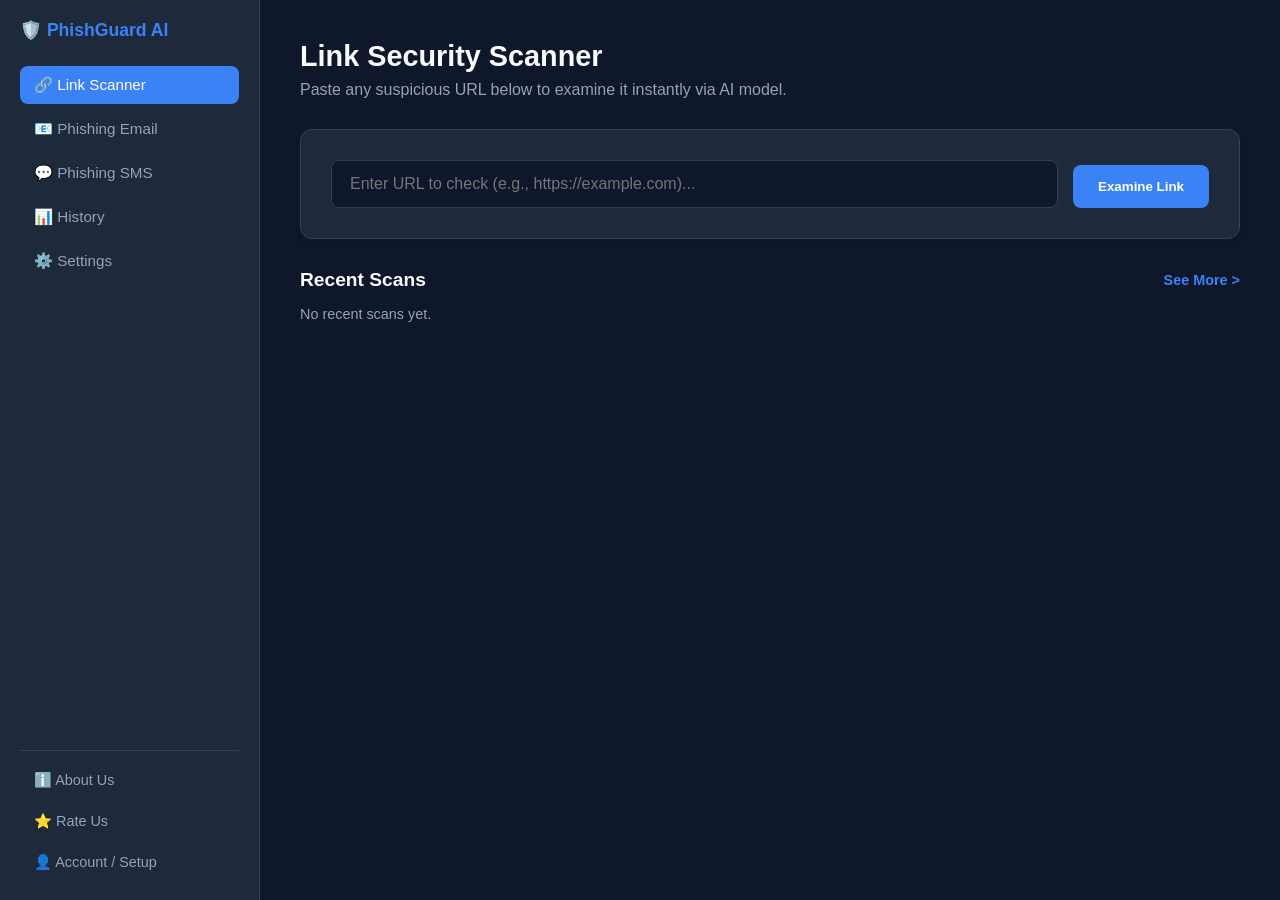
<file: Client_Pages/index.html>
<!DOCTYPE html>
<html lang="en">
<head>
    <meta charset="UTF-8">
    <meta name="viewport" content="width=device-width, initial-scale=1.0">
    <title>AI Phishing Link Detector - Dashboard</title>
    <link rel="stylesheet" href="style.css">
    <script>
        if (localStorage.getItem('theme') === 'light') {
            document.documentElement.setAttribute('data-theme', 'light');
        }
    </script>
</head>
<body>

    <aside class="sidebar">
        <div class="logo-area">
            <h2>🛡️ PhishGuard AI</h2>
            <ul class="nav-links">
                <li class="active"><a href="index.html">🔗 Link Scanner</a></li>
                <li><a href="email.html">📧 Phishing Email</a></li>
                <li><a href="sms.html">💬 Phishing SMS</a></li>
                <li><a href="history.html">📊 History</a></li>
                <li><a href="settings.html">⚙️ Settings</a></li>
            </ul>
        </div>
        <ul class="sidebar-bottom">
            <li><a href="About Us.html">ℹ️ About Us</a></li>
            <li><a href="rating.html">⭐ Rate Us</a></li>
            <li><a href="account.html">👤 Account / Setup</a></li>
        </ul>
    </aside>

    <main class="main-content">
        <div class="header">
            <h1>Link Security Scanner</h1>
            <p>Paste any suspicious URL below to examine it instantly via AI model.</p>
        </div>

        <div class="scanner-container">
            <div class="input-group">
                <input type="text" id="urlInput" placeholder="Enter URL to check (e.g., https://example.com)...">
                <button onclick="scanLink()">Examine Link</button>
            </div>

            <div id="resultBox" class="result-box">
                <h4 id="resultTitle" style="margin-bottom: 5px;">Analysis Result</h4>
                <p id="resultDesc">Details will appear here...</p>
            </div>
        </div>

        <div class="history-section">
            <div class="history-section-header">
                <h3>Recent Scans</h3>
                <a href="history.html" class="see-more-btn">See More &gt;</a>
            </div>
            <div class="history-list" id="recentHistoryContainer"></div>
        </div>
    </main>

    <script>
        function loadRecentHistory() {
            const container = document.getElementById('recentHistoryContainer');
            let history = JSON.parse(localStorage.getItem('scanHistory')) || [];

            if (history.length === 0) {
                container.innerHTML = `<p style="color: var(--text-muted); font-size: 0.9rem;">No recent scans yet.</p>`;
                return;
            }

            container.innerHTML = '';
            history.slice(0, 3).forEach(item => {
                const div = document.createElement('div');
                div.className = `history-item ${item.status}`;
                div.onclick = () => {
                    if(item.type === 'email') window.location.href = `email.html?scan=${encodeURIComponent(item.content)}`;
                    else if(item.type === 'sms') window.location.href = `sms.html?scan=${encodeURIComponent(item.content)}`;
                    else window.location.href = `index.html?scan=${encodeURIComponent(item.content)}`;
                };
                div.innerHTML = `
                    <div>
                        <span style="font-size: 0.75rem; color: var(--${item.status === 'safe' ? 'safe-color' : 'danger-color'}); font-weight: bold; display: block; margin-bottom: 2px;">[LINK] ${item.statusText}</span>
                        <span class="link-text" style="font-size: 0.95rem;">${item.content}</span>
                    </div>
                    <div class="timestamp">${item.dateStr} • ${item.timeStr}</div>
                `;
                container.appendChild(div);
            });
        }

        function executeScan(urlToScan) {
            document.getElementById('urlInput').value = urlToScan;
            const resultBox = document.getElementById('resultBox');
            const resultTitle = document.getElementById('resultTitle');
            const resultDesc = document.getElementById('resultDesc');

            resultBox.style.display = 'block';
            let isDanger = urlToScan.includes("login") || urlToScan.includes("free") || urlToScan.includes("xyz") || urlToScan.includes("verify");
            
            if(isDanger) {
                resultBox.className = "result-box danger";
                resultTitle.innerText = "⚠️ High Risk: Phishing Link Detected!";
                resultDesc.innerText = "This URL mimics known trusted patterns and redirects to a fraudulent server.";
            } else {
                resultBox.className = "result-box safe";
                resultTitle.innerText = "✅ Safe Link Verified";
                resultDesc.innerText = "No malicious signatures, structural threats, or suspicious redirects found.";
            }

            const now = new Date();
            const historyItem = {
                type: 'link',
                content: urlToScan,
                status: isDanger ? 'danger' : 'safe',
                statusText: isDanger ? 'PHISHING WARNING' : 'SAFE',
                dateStr: now.toLocaleDateString('en-GB', { day: '2-digit', month: 'short', year: 'numeric' }),
                timeStr: now.toLocaleTimeString('en-US', { hour: '2-digit', minute: '2-digit' })
            };

            let history = JSON.parse(localStorage.getItem('scanHistory')) || [];
            history.unshift(historyItem);
            localStorage.setItem('scanHistory', JSON.stringify(history));
            loadRecentHistory();
        }

        function scanLink() {
            const input = document.getElementById('urlInput').value.trim();
            if(!input) {
                alert("Please enter a link first!");
                return;
            }
            executeScan(input);
        }

        window.onload = function() {
            loadRecentHistory();
            const urlParams = new URLSearchParams(window.location.search);
            const scanTarget = urlParams.get('scan');
            if (scanTarget) executeScan(scanTarget);
        }
    </script>
</body>
</html>
</file>
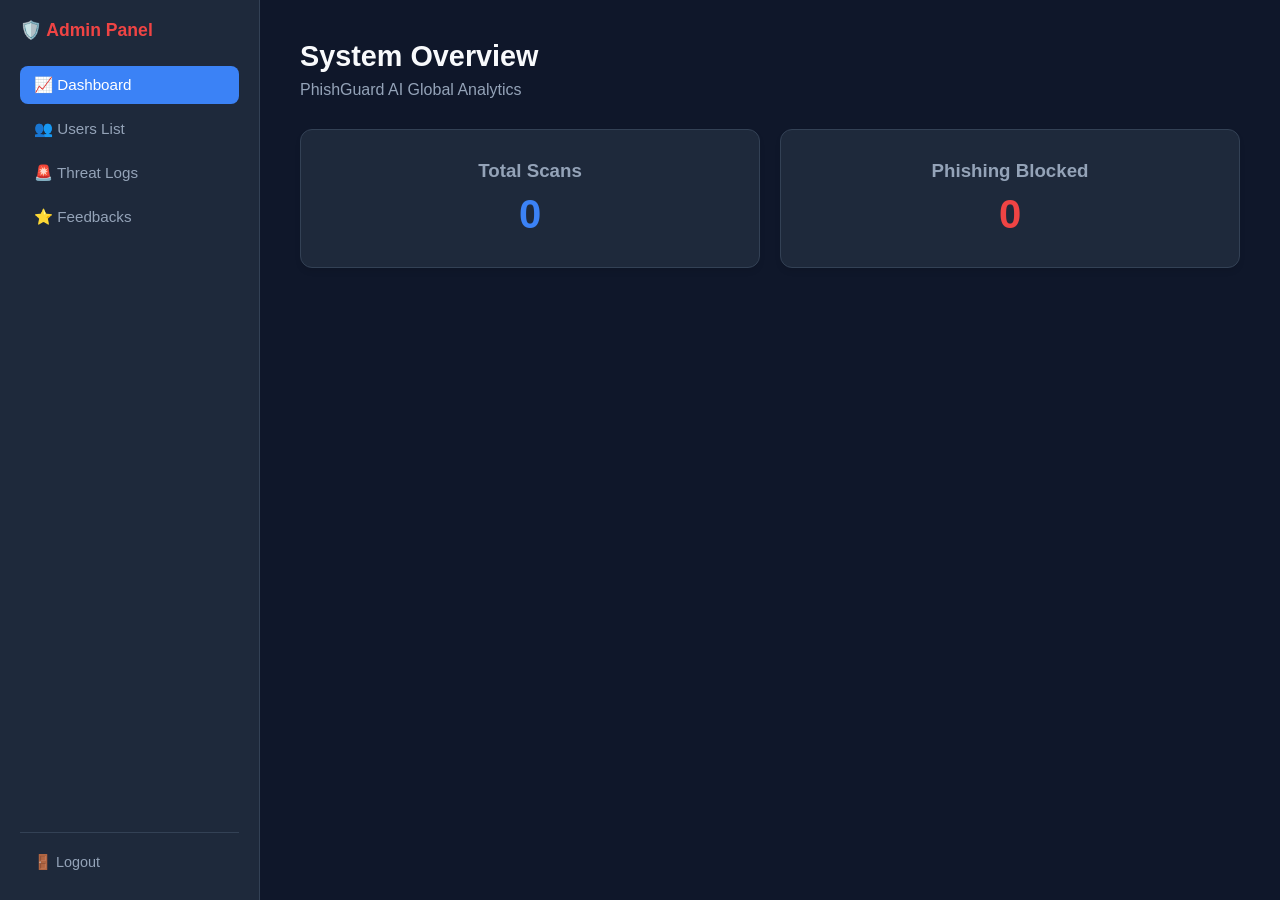
<file: Admin_Pages/admin-dashboard.html>
<!DOCTYPE html>
<html lang="en">
<head>
    <meta charset="UTF-8">
    <meta name="viewport" content="width=device-width, initial-scale=1.0">
    <title>Admin Dashboard</title>
    <link rel="stylesheet" href="style.css">
</head>
<body>

    <aside class="sidebar">
        <div class="logo-area">
            <h2 style="color: var(--danger-color);">🛡️ Admin Panel</h2>
            <ul class="nav-links">
                <li class="active"><a href="admin-dashboard.html">📈 Dashboard</a></li>
                <li><a href="admin-users.html">👥 Users List</a></li>
                <li><a href="admin-threats.html">🚨 Threat Logs</a></li>
                <li><a href="admin-feedbacks.html">⭐ Feedbacks</a></li>
            </ul>
        </div>
        <ul class="sidebar-bottom">
            <li><a href="admin-login.html">🚪 Logout</a></li>
        </ul>
    </aside>

    <main class="main-content">
        <div class="header">
            <h1>System Overview</h1>
            <p>PhishGuard AI Global Analytics</p>
        </div>

        <div style="display: flex; gap: 20px; margin-bottom: 30px;">
            <div class="scanner-container" style="flex: 1; text-align: center; margin-bottom: 0;">
                <h3 style="color: var(--text-muted);">Total Scans</h3>
                <h1 id="totalScans" style="font-size: 2.5rem; margin-top: 10px; color: var(--accent-color);">0</h1>
            </div>
            <div class="scanner-container" style="flex: 1; text-align: center; margin-bottom: 0;">
                <h3 style="color: var(--text-muted);">Phishing Blocked</h3>
                <h1 id="threatsBlocked" style="font-size: 2.5rem; margin-top: 10px; color: var(--danger-color);">0</h1>
            </div>
        </div>
    </main>

    <script>
        window.onload = function() {
            let history = JSON.parse(localStorage.getItem('scanHistory')) || [];
            document.getElementById('totalScans').innerText = history.length;
            
            let threats = history.filter(item => item.status === 'danger').length;
            document.getElementById('threatsBlocked').innerText = threats;
        }
    </script>
</body>
</html>
</file>
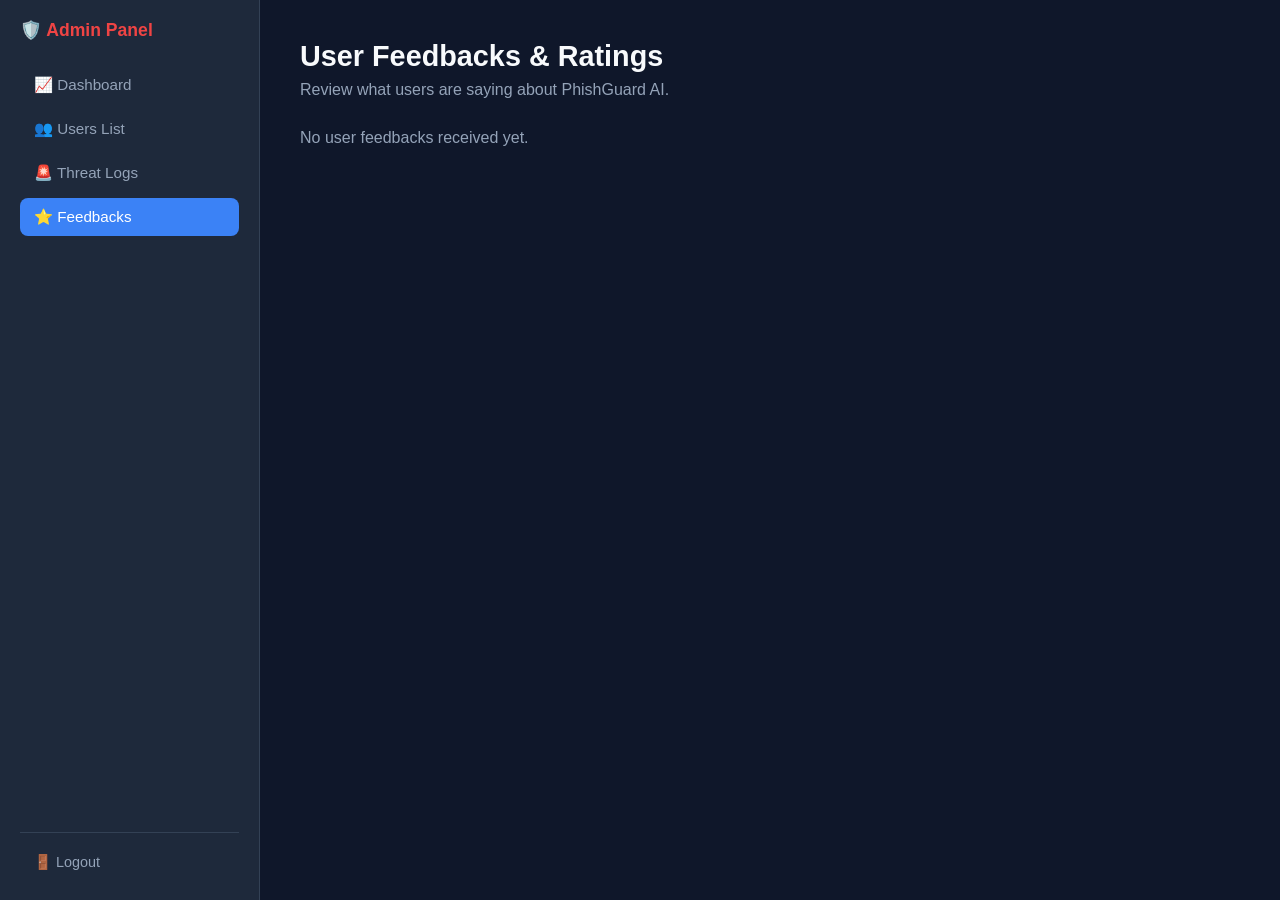
<file: Admin_Pages/admin-feedbacks.html>
<!DOCTYPE html>
<html lang="en">
<head>
    <meta charset="UTF-8">
    <meta name="viewport" content="width=device-width, initial-scale=1.0">
    <title>Admin - Feedbacks</title>
    <link rel="stylesheet" href="style.css">
</head>
<body>

    <aside class="sidebar">
        <div class="logo-area">
            <h2 style="color: var(--danger-color);">🛡️ Admin Panel</h2>
            <ul class="nav-links">
                <li><a href="admin-dashboard.html">📈 Dashboard</a></li>
                <li><a href="admin-users.html">👥 Users List</a></li>
                <li><a href="admin-threats.html">🚨 Threat Logs</a></li>
                <li class="active"><a href="admin-feedbacks.html">⭐ Feedbacks</a></li>
            </ul>
        </div>
        <ul class="sidebar-bottom">
            <li><a href="admin-login.html">🚪 Logout</a></li>
        </ul>
    </aside>

    <main class="main-content">
        <div class="header">
            <h1>User Feedbacks & Ratings</h1>
            <p>Review what users are saying about PhishGuard AI.</p>
        </div>

        <div class="history-list" id="adminFeedbackContainer"></div>
    </main>

    <script>
        window.onload = function() {
            const container = document.getElementById('adminFeedbackContainer');
            let feedbackList = JSON.parse(localStorage.getItem('userFeedbacks')) || [];

            if (feedbackList.length === 0) {
                container.innerHTML = `<p style="color: var(--text-muted);">No user feedbacks received yet.</p>`;
                return;
            }

            feedbackList.forEach(item => {
                let starsHTML = '★'.repeat(item.stars) + '☆'.repeat(5 - item.stars);
                const div = document.createElement('div');
                div.className = 'history-item safe';
                div.style.cursor = 'default';
                div.innerHTML = `
                    <div>
                        <span style="font-size: 0.8rem; color: #f59e0b; font-weight: bold; display: block; margin-bottom: 2px;">${starsHTML} (${item.user})</span>
                        <span class="link-text" style="font-size: 0.95rem;">"${item.comment}"</span>
                    </div>
                    <div class="timestamp">${item.dateStr} • ${item.timeStr}</div>
                `;
                container.appendChild(div);
            });
        }
    </script>
</body>
</html>
</file>
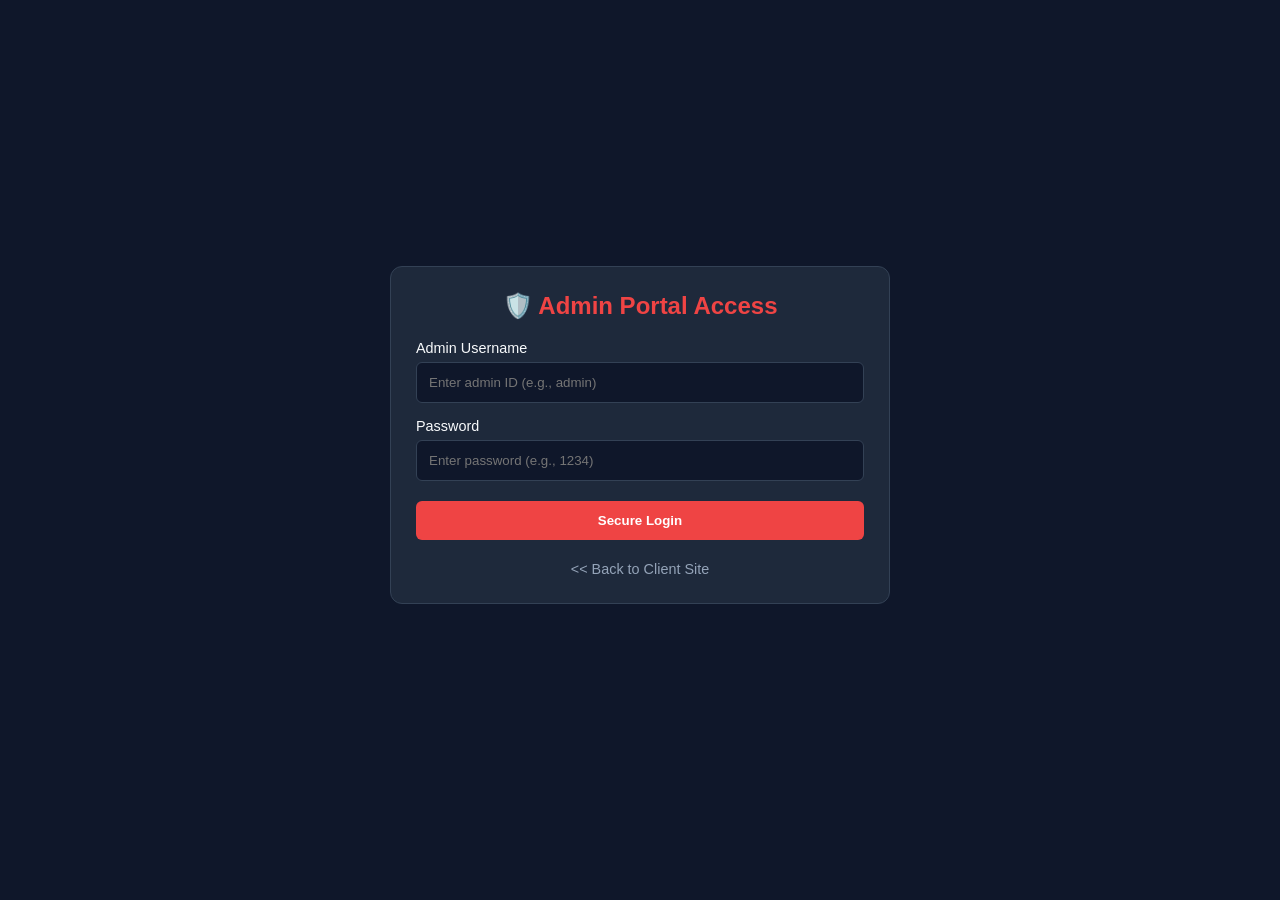
<file: Admin_Pages/admin-login.html>
<!DOCTYPE html>
<html lang="en">
<head>
    <meta charset="UTF-8">
    <meta name="viewport" content="width=device-width, initial-scale=1.0">
    <title>PhishGuard AI - Admin Login</title>
    <link rel="stylesheet" href="style.css">
    <script>
        if (localStorage.getItem('theme') === 'light') document.documentElement.setAttribute('data-theme', 'light');
    </script>
</head>
<body style="justify-content: center; align-items: center;">

    <div class="form-card" style="width: 100%; text-align: center;">
        <h2 style="color: var(--danger-color); margin-bottom: 20px;">🛡️ Admin Portal Access</h2>
        <form onsubmit="handleAdminLogin(event)">
            <div class="form-group" style="text-align: left;">
                <label for="adminId">Admin Username</label>
                <input type="text" id="adminId" placeholder="Enter admin ID (e.g., admin)" required>
            </div>
            <div class="form-group" style="text-align: left;">
                <label for="adminPass">Password</label>
                <input type="password" id="adminPass" placeholder="Enter password (e.g., 1234)" required>
            </div>
            <button type="submit" class="form-btn" style="background: var(--danger-color);">Secure Login</button>
        </form>
        <div style="margin-top: 20px;">
            <a href="index.html" style="color: var(--text-muted); font-size: 0.9rem; text-decoration: none;">&lt;&lt; Back to Client Site</a>
        </div>
    </div>

    <script>
        function handleAdminLogin(e) {
            e.preventDefault();
            const id = document.getElementById('adminId').value;
            const pass = document.getElementById('adminPass').value;
            
            // Dummy validation - oru cheriya roast: ithilum valiya security ninakku ariyaamallo!
            if(id === 'admin' && pass === '1234') {
                window.location.href = "admin-dashboard.html";
            } else {
                alert("Invalid Admin Credentials!");
            }
        }
    </script>
</body>
</html>
</file>
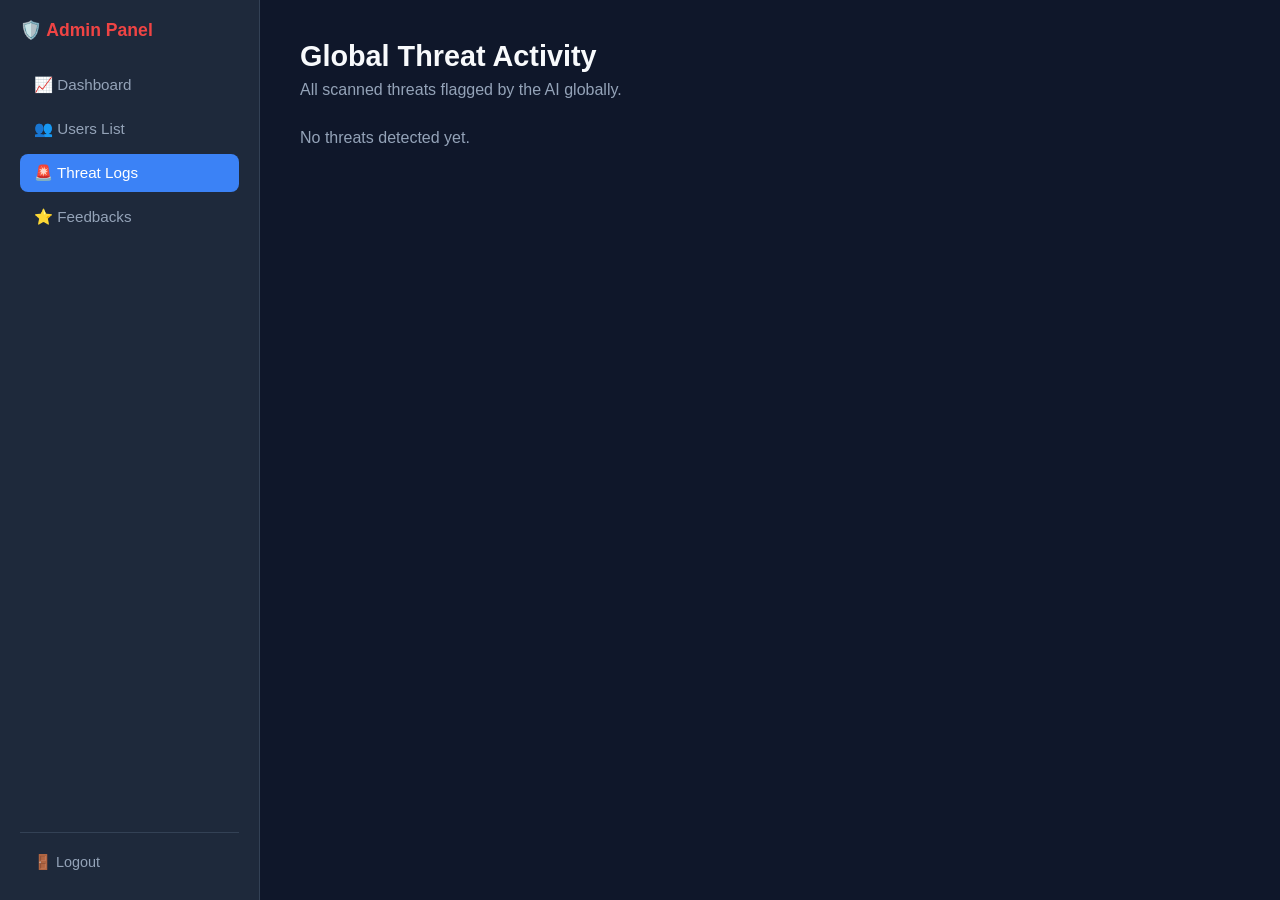
<file: Admin_Pages/admin-threats.html>
<!DOCTYPE html>
<html lang="en">
<head>
    <meta charset="UTF-8">
    <meta name="viewport" content="width=device-width, initial-scale=1.0">
    <title>Admin - Threat Logs</title>
    <link rel="stylesheet" href="style.css">
</head>
<body>

    <aside class="sidebar">
        <div class="logo-area">
            <h2 style="color: var(--danger-color);">🛡️ Admin Panel</h2>
            <ul class="nav-links">
                <li><a href="admin-dashboard.html">📈 Dashboard</a></li>
                <li><a href="admin-users.html">👥 Users List</a></li>
                <li class="active"><a href="admin-threats.html">🚨 Threat Logs</a></li>
                <li><a href="admin-feedbacks.html">⭐ Feedbacks</a></li>
            </ul>
        </div>
        <ul class="sidebar-bottom">
            <li><a href="admin-login.html">🚪 Logout</a></li>
        </ul>
    </aside>

    <main class="main-content">
        <div class="header">
            <h1>Global Threat Activity</h1>
            <p>All scanned threats flagged by the AI globally.</p>
        </div>

        <div class="history-list" id="threatsContainer"></div>
    </main>

    <script>
        window.onload = function() {
            const container = document.getElementById('threatsContainer');
            let history = JSON.parse(localStorage.getItem('scanHistory')) || [];
            
            // Only show threats for admin
            let threats = history.filter(item => item.status === 'danger');

            if (threats.length === 0) {
                container.innerHTML = `<p style="color: var(--text-muted);">No threats detected yet.</p>`;
                return;
            }

            threats.forEach(item => {
                const div = document.createElement('div');
                div.className = `history-item danger`;
                div.style.cursor = 'default';
                let content = item.content.length > 80 ? item.content.substring(0, 80) + '...' : item.content;

                div.innerHTML = `
                    <div>
                        <span style="font-size: 0.8rem; color: var(--danger-color); font-weight: bold; display: block; margin-bottom: 4px;">[${item.type.toUpperCase()}] DETECTED</span>
                        <span class="link-text">${content}</span>
                    </div>
                    <div class="timestamp">${item.dateStr} • ${item.timeStr}</div>
                `;
                container.appendChild(div);
            });
        }
    </script>
</body>
</html>
</file>
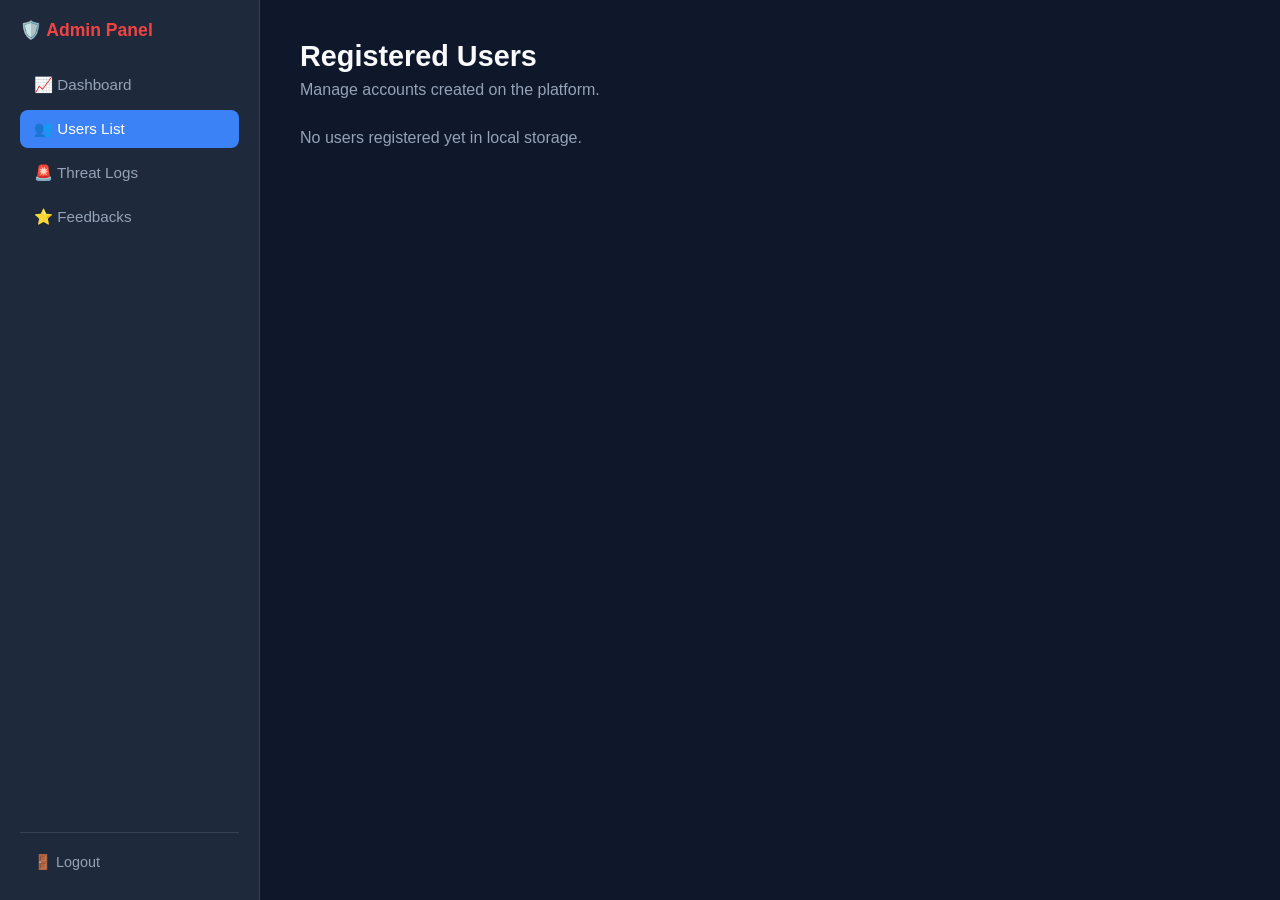
<file: Admin_Pages/admin-users.html>
<!DOCTYPE html>
<html lang="en">
<head>
    <meta charset="UTF-8">
    <meta name="viewport" content="width=device-width, initial-scale=1.0">
    <title>Admin - User Management</title>
    <link rel="stylesheet" href="style.css">
</head>
<body>

    <aside class="sidebar">
        <div class="logo-area">
            <h2 style="color: var(--danger-color);">🛡️ Admin Panel</h2>
            <ul class="nav-links">
                <li><a href="admin-dashboard.html">📈 Dashboard</a></li>
                <li class="active"><a href="admin-users.html">👥 Users List</a></li>
                <li><a href="admin-threats.html">🚨 Threat Logs</a></li>
                <li><a href="admin-feedbacks.html">⭐ Feedbacks</a></li>
            </ul>
        </div>
        <ul class="sidebar-bottom">
            <li><a href="admin-login.html">🚪 Logout</a></li>
        </ul>
    </aside>

    <main class="main-content">
        <div class="header">
            <h1>Registered Users</h1>
            <p>Manage accounts created on the platform.</p>
        </div>

        <div class="history-list" id="usersContainer"></div>
    </main>

    <script>
        window.onload = function() {
            const container = document.getElementById('usersContainer');
            const savedName = localStorage.getItem('accountName');
            const savedId = localStorage.getItem('accountIdentifier');
            
            if (savedName && savedId) {
                container.innerHTML = `
                    <div class="history-item safe" style="cursor: default;">
                        <div>
                            <span style="font-size: 0.8rem; color: var(--safe-color); font-weight: bold; display: block; margin-bottom: 4px;">[ACTIVE USER]</span>
                            <span class="link-text">${savedName} (${savedId})</span>
                        </div>
                        <button class="filter-btn" style="background: var(--danger-color); color: white; border: none;">Ban User</button>
                    </div>
                `;
            } else {
                container.innerHTML = `<p style="color: var(--text-muted);">No users registered yet in local storage.</p>`;
            }
        }
    </script>
</body>
</html>
</file>
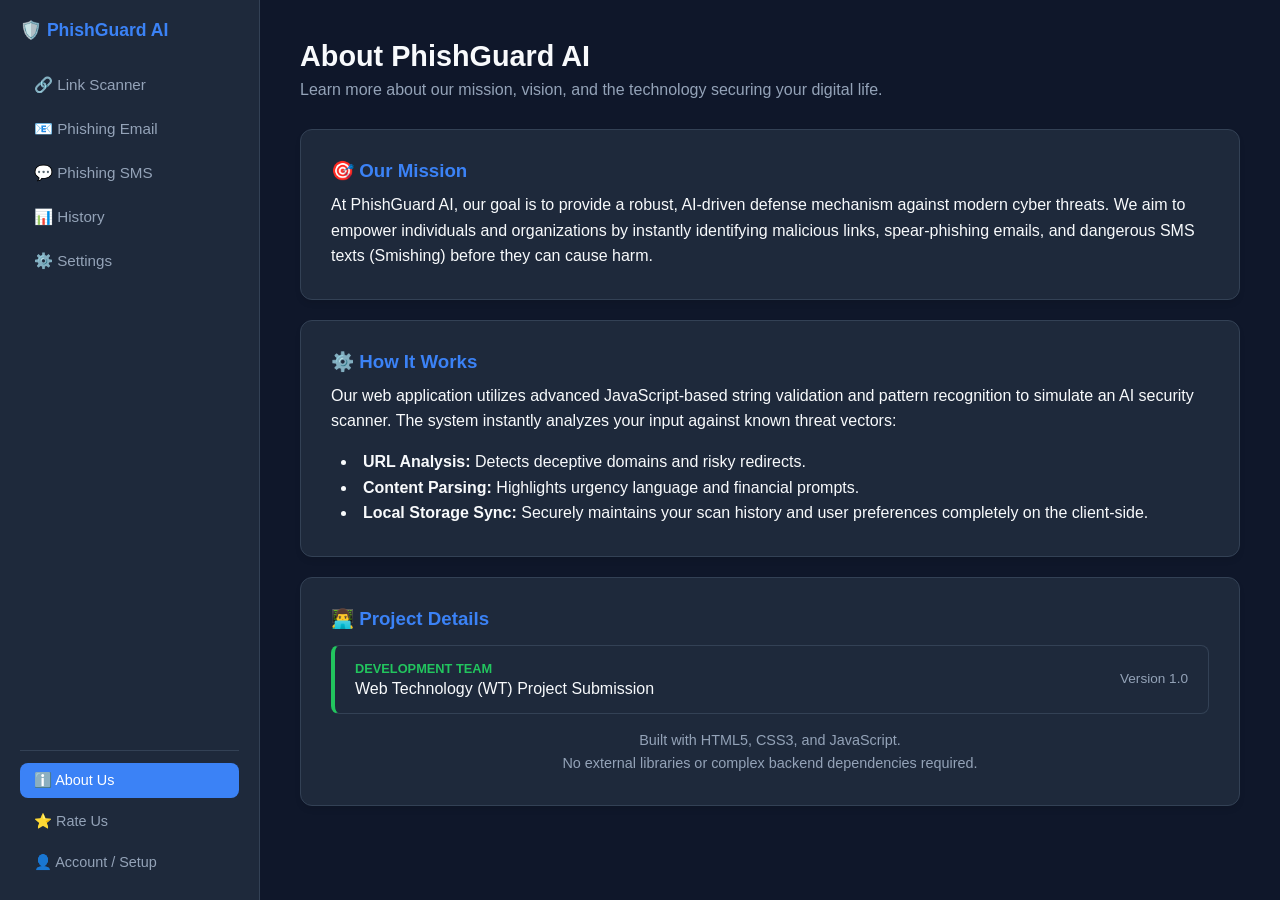
<file: Client_Pages/About Us.html>
<!DOCTYPE html>
<html lang="en">
<head>
    <meta charset="UTF-8">
    <meta name="viewport" content="width=device-width, initial-scale=1.0">
    <title>AI Phishing Detector - About Us</title>
    <link rel="stylesheet" href="style.css">
    <script>
        if (localStorage.getItem('theme') === 'light') {
            document.documentElement.setAttribute('data-theme', 'light');
        }
    </script>
</head>
<body>

    <aside class="sidebar">
        <div class="logo-area">
            <h2>🛡️ PhishGuard AI</h2>
            <ul class="nav-links">
                <li><a href="index.html">🔗 Link Scanner</a></li>
                <li><a href="email.html">📧 Phishing Email</a></li>
                <li><a href="sms.html">💬 Phishing SMS</a></li>
                <li><a href="history.html">📊 History</a></li>
                <li><a href="settings.html">⚙️ Settings</a></li>
            </ul>
        </div>
        <ul class="sidebar-bottom">
            <li class="active"><a href="about.html">ℹ️ About Us</a></li>
            <li><a href="rating.html">⭐ Rate Us</a></li>
            <li><a href="account.html">👤 Account / Setup</a></li>
        </ul>
    </aside>

    <main class="main-content">
        <div class="header">
            <h1>About PhishGuard AI</h1>
            <p>Learn more about our mission, vision, and the technology securing your digital life.</p>
        </div>

        <div class="scanner-container" style="margin-bottom: 20px;">
            <h3 style="color: var(--accent-color); margin-bottom: 10px;">🎯 Our Mission</h3>
            <p style="line-height: 1.6; color: var(--text-color);">
                At PhishGuard AI, our goal is to provide a robust, AI-driven defense mechanism against modern cyber threats. We aim to empower individuals and organizations by instantly identifying malicious links, spear-phishing emails, and dangerous SMS texts (Smishing) before they can cause harm.
            </p>
        </div>

        <div class="scanner-container" style="margin-bottom: 20px;">
            <h3 style="color: var(--accent-color); margin-bottom: 10px;">⚙️ How It Works</h3>
            <p style="line-height: 1.6; color: var(--text-color); margin-bottom: 15px;">
                Our web application utilizes advanced JavaScript-based string validation and pattern recognition to simulate an AI security scanner. The system instantly analyzes your input against known threat vectors:
            </p>
            <ul style="list-style-position: inside; color: var(--text-color); line-height: 1.6; margin-left: 10px;">
                <li><strong>URL Analysis:</strong> Detects deceptive domains and risky redirects.</li>
                <li><strong>Content Parsing:</strong> Highlights urgency language and financial prompts.</li>
                <li><strong>Local Storage Sync:</strong> Securely maintains your scan history and user preferences completely on the client-side.</li>
            </ul>
        </div>

        <div class="scanner-container">
            <h3 style="color: var(--accent-color); margin-bottom: 10px;">👨‍💻 Project Details</h3>
            <div class="history-item safe" style="cursor: default; margin-top: 15px;">
                <div>
                    <span style="font-size: 0.8rem; color: var(--safe-color); font-weight: bold; display: block; margin-bottom: 4px;">DEVELOPMENT TEAM</span>
                    <span class="link-text" style="font-size: 1rem;">Web Technology (WT) Project Submission</span>
                </div>
                <div class="timestamp">Version 1.0</div>
            </div>
            <p style="line-height: 1.6; color: var(--text-muted); font-size: 0.9rem; margin-top: 15px; text-align: center;">
                Built with HTML5, CSS3, and JavaScript. <br> No external libraries or complex backend dependencies required.
            </p>
        </div>

    </main>

</body>
</html>
</file>
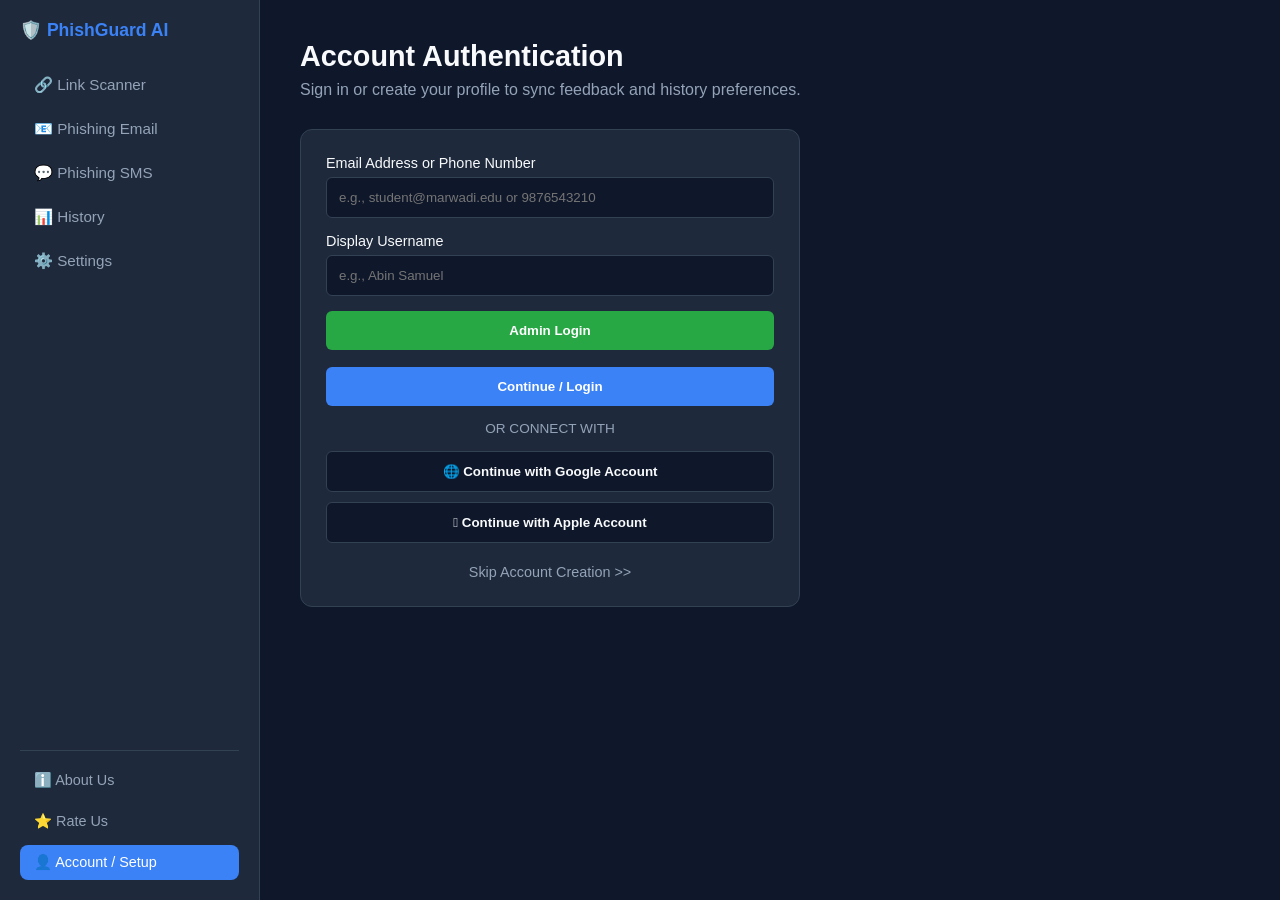
<file: Client_Pages/account.html>
<!DOCTYPE html>
<html lang="en">
<head>
    <meta charset="UTF-8">
    <meta name="viewport" content="width=device-width, initial-scale=1.0">
    <title>AI Phishing Detector - Account Setup</title>
    <link rel="stylesheet" href="style.css">
    <script>
        if (localStorage.getItem('theme') === 'light') {
            document.documentElement.setAttribute('data-theme', 'light');
        }
    </script>
</head>
<body>

    <aside class="sidebar">
        <div class="logo-area">
            <h2>🛡️ PhishGuard AI</h2>
            <ul class="nav-links">
                <li><a href="index.html">🔗 Link Scanner</a></li>
                <li><a href="email.html">📧 Phishing Email</a></li>
                <li><a href="sms.html">💬 Phishing SMS</a></li>
                <li><a href="history.html">📊 History</a></li>
                <li><a href="settings.html">⚙️ Settings</a></li>
            </ul>
        </div>
        <ul class="sidebar-bottom">
            <li><a href="About Us.html">ℹ️ About Us</a></li>
            <li><a href="rating.html">⭐ Rate Us</a></li>
            <li class="active"><a href="account.html">👤 Account / Setup</a></li>
        </ul>
    </aside>

    <main class="main-content">
        <div class="header">
            <h1>Account Authentication</h1>
            <p>Sign in or create your profile to sync feedback and history preferences.</p>
        </div>

        <div class="form-card">
            <form id="accountForm" onsubmit="handleAccountSubmit(event)" novalidate>
                
                <!-- Error Message Box -->
                <div id="errorBox" style="display: none; background: rgba(239, 68, 68, 0.1); border-left: 4px solid var(--danger-color); color: var(--danger-color); padding: 12px; border-radius: 6px; margin-bottom: 15px; font-weight: 500; font-size: 0.9rem; line-height: 1.5;">
                </div>

                <div class="form-group">
                    <label for="userIdentifier">Email Address or Phone Number</label>
                    <input type="text" id="userIdentifier" placeholder="e.g., student@marwadi.edu or 9876543210" maxlength="50" required>
                </div>
                <div class="form-group">
                    <label for="profileName">Display Username</label>
                    <input type="text" id="profileName" placeholder="e.g., Abin Samuel" maxlength="30" required>
                </div>
                
                <!-- Admin Login Button -->
                <button type="button" class="social-btn" style="background-color: #28a745; border: none; border-radius: 6px; color: white; margin-bottom: 12px; cursor: pointer;" onclick="window.location.href='https://abin2512.github.io/PhishGuard-AI---Web-Technology---Project---Admin---Pages-/'">Admin Login</button>
                
                <button type="submit" class="form-btn">Continue / Login</button>
            </form>

            <div class="divider">OR CONNECT WITH</div>

            <button class="social-btn" onclick="socialLogin('Google')">🌐 Continue with Google Account</button>
            <button class="social-btn" onclick="socialLogin('Apple')"> Continue with Apple Account</button>

            <div style="margin-top: 20px; text-align: center;">
                <a href="index.html" style="color: var(--text-muted); font-size: 0.9rem; text-decoration: none;">Skip Account Creation &gt;&gt;</a>
            </div>
        </div>
    </main>

    <script>
        window.onload = function() {
            const savedName = localStorage.getItem('accountName');
            const savedId = localStorage.getItem('accountIdentifier');
            if (savedName) document.getElementById('profileName').value = savedName;
            if (savedId) document.getElementById('userIdentifier').value = savedId;
        }

        function handleAccountSubmit(e) {
            e.preventDefault();
            
            const identifier = document.getElementById('userIdentifier').value.trim();
            const profileName = document.getElementById('profileName').value.trim();
            const errorBox = document.getElementById('errorBox');
            
            // Reset error box
            errorBox.style.display = 'none';
            errorBox.innerHTML = '';
            
            let errors = [];

            // --- 1. Identifier (Email / Phone) Validation ---
            if (!identifier) {
                errors.push("⚠️ Email or Phone Number is required.");
            } else {
                // Remove optional +91 or 0 prefix for checking digits
                const cleanedIdentifier = identifier.replace(/^(\+91|0)\s?/, '');
                
                const isNumeric = /^\d+$/.test(cleanedIdentifier);
                
                if (isNumeric) {
                    if (cleanedIdentifier.length !== 10) {
                        errors.push("⚠️ Phone number must be exactly 10 digits.");
                    } else if (!/^[6-9]\d{9}$/.test(cleanedIdentifier)) {
                        errors.push("⚠️ Enter a valid Indian mobile number (Starting with 6-9).");
                    }
                } else {
                    // Strict Email Validation
                    const emailPattern = /^[a-zA-Z0-9._%+-]+@[a-zA-Z0-9.-]+\.[a-zA-Z]{2,}$/;
                    if (!emailPattern.test(identifier)) {
                        errors.push("⚠️ Please enter a valid Email address.");
                    }
                }
            }

            // --- 2. Profile Name Validation ---
            if (!profileName) {
                errors.push("⚠️ Display username cannot be empty.");
            } else {
                if (profileName.length < 3) {
                    errors.push("⚠️ Username must be at least 3 characters long.");
                }
                if (profileName.length > 30) {
                    errors.push("⚠️ Username cannot exceed 30 characters.");
                }
                
                // Allow alphabets, spaces, and periods (e.g., Abin S.)
                const namePattern = /^[a-zA-Z\s.]+$/;
                if (!namePattern.test(profileName)) {
                    errors.push("⚠️ Username can only contain alphabets and periods (No numbers or special characters).");
                }
                
                // Check for multiple consecutive spaces
                if (/\s{2,}/.test(profileName)) {
                    errors.push("⚠️ Username cannot contain multiple spaces together.");
                }
            }

            // --- 3. Show Errors if any ---
            if (errors.length > 0) {
                errorBox.innerHTML = errors.join('<br>');
                errorBox.style.display = 'block';
                return; 
            }

            // --- Success Execution ---
            localStorage.setItem('accountIdentifier', identifier);
            localStorage.setItem('accountName', profileName);
            alert("Account configured successfully!");
            window.location.href = "index.html";
        }

        function socialLogin(provider) {
            localStorage.setItem('accountName', provider === 'Google' ? 'Google User' : 'Apple User');
            localStorage.setItem('accountIdentifier', `auth@${provider.toLowerCase()}.com`);
            alert(`Authenticated via ${provider}! Redirecting.`);
            window.location.href = "index.html";
        }
    </script>
</body>
</html>
</file>
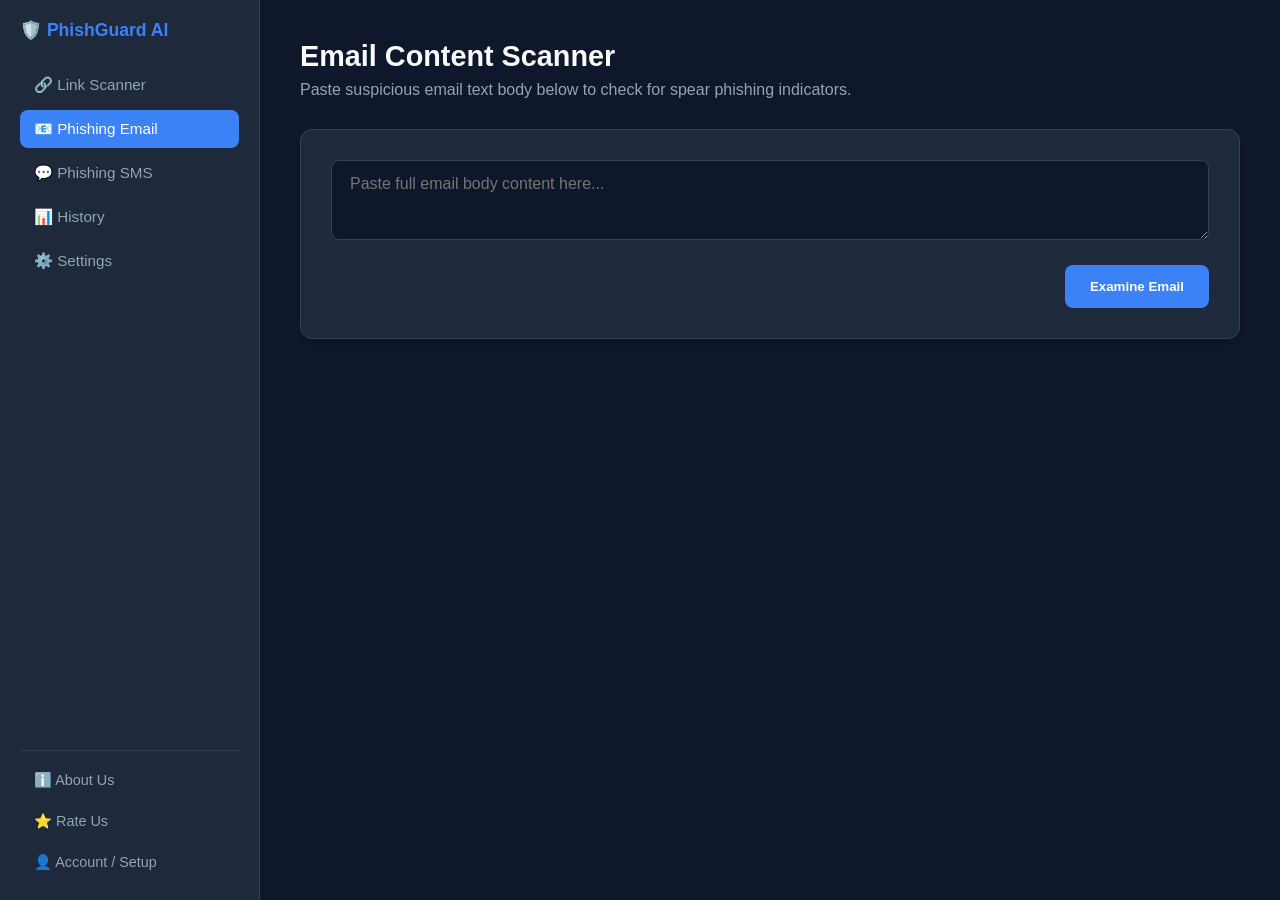
<file: Client_Pages/email.html>
<!DOCTYPE html>
<html lang="en">
<head>
    <meta charset="UTF-8">
    <meta name="viewport" content="width=device-width, initial-scale=1.0">
    <title>AI Phishing Email Detector</title>
    <link rel="stylesheet" href="style.css">
    <script>
        if (localStorage.getItem('theme') === 'light') {
            document.documentElement.setAttribute('data-theme', 'light');
        }
    </script>
</head>
<body>

    <aside class="sidebar">
        <div class="logo-area">
            <h2>🛡️ PhishGuard AI</h2>
            <ul class="nav-links">
                <li><a href="index.html">🔗 Link Scanner</a></li>
                <li class="active"><a href="email.html">📧 Phishing Email</a></li>
                <li><a href="sms.html">💬 Phishing SMS</a></li>
                <li><a href="history.html">📊 History</a></li>
                <li><a href="settings.html">⚙️ Settings</a></li>
            </ul>
        </div>
        <ul class="sidebar-bottom">
            <li><a href="About Us.html">ℹ️ About Us</a></li>
            <li><a href="rating.html">⭐ Rate Us</a></li>
            <li><a href="account.html">👤 Account / Setup</a></li>
        </ul>
    </aside>

    <main class="main-content">
        <div class="header">
            <h1>Email Content Scanner</h1>
            <p>Paste suspicious email text body below to check for spear phishing indicators.</p>
        </div>

        <div class="scanner-container">
            <div class="input-group" style="flex-direction: column;">
                <textarea id="emailInput" placeholder="Paste full email body content here..."></textarea>
                <button onclick="scanEmail()" style="align-self: flex-end; margin-top: 10px;">Examine Email</button>
            </div>

            <div id="resultBox" class="result-box">
                <h4 id="resultTitle" style="margin-bottom: 5px;">Analysis Result</h4>
                <p id="resultDesc">Details will appear here...</p>
            </div>
        </div>
    </main>

    <script>
        function executeEmailScan(emailContent) {
            document.getElementById('emailInput').value = emailContent;
            const resultBox = document.getElementById('resultBox');
            const resultTitle = document.getElementById('resultTitle');
            const resultDesc = document.getElementById('resultDesc');

            resultBox.style.display = 'block';
            let isDanger = emailContent.toLowerCase().includes("urgent") || emailContent.toLowerCase().includes("bank") || emailContent.toLowerCase().includes("verify account") || emailContent.toLowerCase().includes("win");
            
            if(isDanger) {
                resultBox.className = "result-box danger";
                resultTitle.innerText = "⚠️ High Risk: Phishing Email Detected!";
                resultDesc.innerText = "Contains social engineering triggers, urgency language, and deceptive financial prompts.";
            } else {
                resultBox.className = "result-box safe";
                resultTitle.innerText = "✅ Legitimate Email Verified";
                resultDesc.innerText = "No threatening patterns, spoofed headers, or suspicious financial demands discovered.";
            }

            const now = new Date();
            const historyItem = {
                type: 'email',
                content: emailContent,
                status: isDanger ? 'danger' : 'safe',
                statusText: isDanger ? 'EMAIL PHISHING' : 'SAFE EMAIL',
                dateStr: now.toLocaleDateString('en-GB', { day: '2-digit', month: 'short', year: 'numeric' }),
                timeStr: now.toLocaleTimeString('en-US', { hour: '2-digit', minute: '2-digit' })
            };

            let history = JSON.parse(localStorage.getItem('scanHistory')) || [];
            history.unshift(historyItem);
            localStorage.setItem('scanHistory', JSON.stringify(history));
        }

        function scanEmail() {
            const input = document.getElementById('emailInput').value.trim();
            if(!input) {
                alert("Please paste email content first!");
                return;
            }
            executeEmailScan(input);
        }

        window.onload = function() {
            const urlParams = new URLSearchParams(window.location.search);
            const scanTarget = urlParams.get('scan');
            if (scanTarget) executeEmailScan(scanTarget);
        }
    </script>
</body>
</html>
</file>
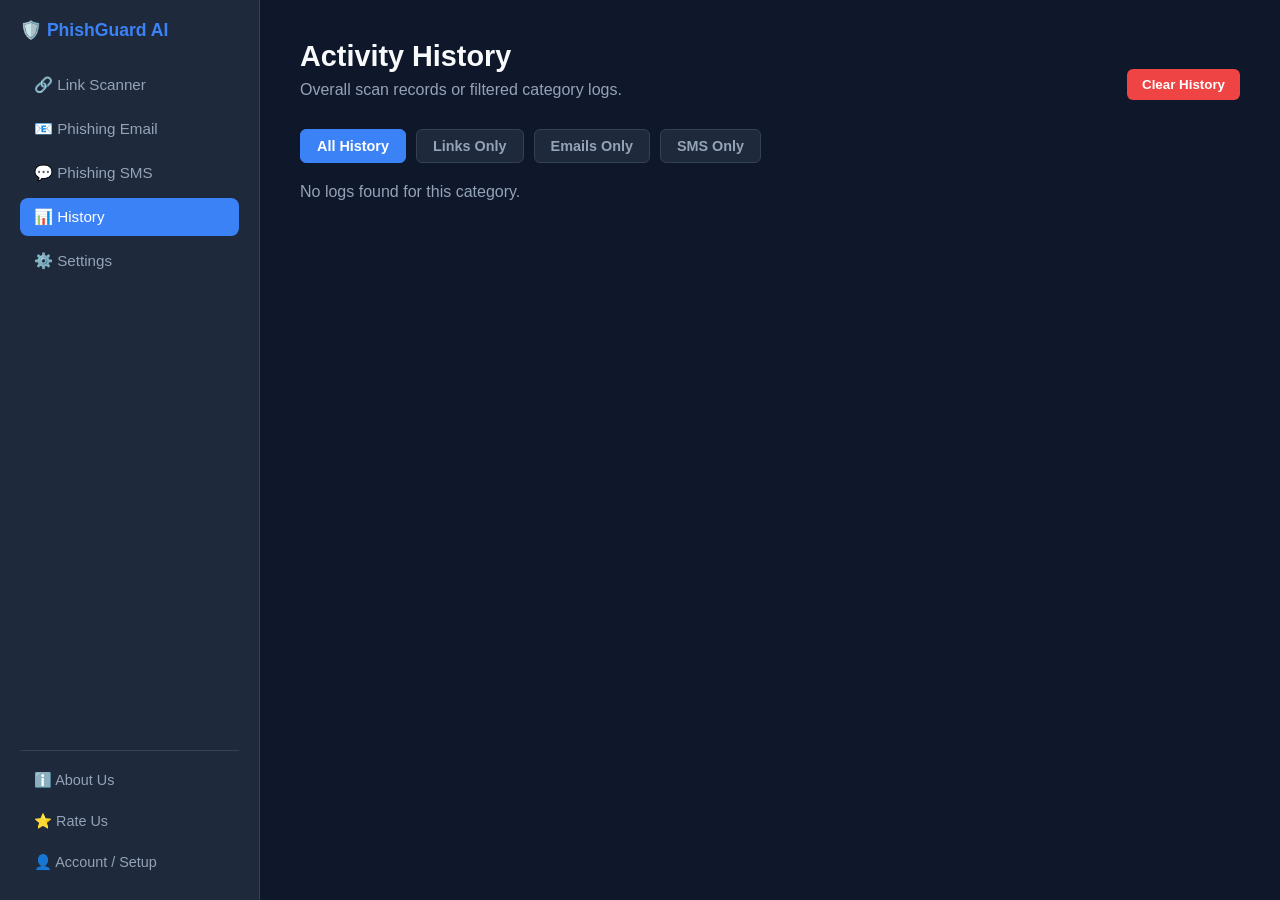
<file: Client_Pages/history.html>
<!DOCTYPE html>
<html lang="en">
<head>
    <meta charset="UTF-8">
    <meta name="viewport" content="width=device-width, initial-scale=1.0">
    <title>AI Phishing Detector - Combined History</title>
    <link rel="stylesheet" href="style.css">
    <script>
        if (localStorage.getItem('theme') === 'light') {
            document.documentElement.setAttribute('data-theme', 'light');
        }
    </script>
</head>
<body>

    <aside class="sidebar">
        <div class="logo-area">
            <h2>🛡️ PhishGuard AI</h2>
            <ul class="nav-links">
                <li><a href="index.html">🔗 Link Scanner</a></li>
                <li><a href="email.html">📧 Phishing Email</a></li>
                <li><a href="sms.html">💬 Phishing SMS</a></li>
                <li class="active"><a href="history.html">📊 History</a></li>
                <li><a href="settings.html">⚙️ Settings</a></li>
            </ul>
        </div>
        <ul class="sidebar-bottom">
            <li><a href="About Us.html">ℹ️ About Us</a></li>
            <li><a href="rating.html">⭐ Rate Us</a></li>
            <li><a href="account.html">👤 Account / Setup</a></li>
        </ul>
    </aside>

    <main class="main-content">
        <div class="header" style="display: flex; justify-content: space-between; align-items: center;">
            <div>
                <h1>Activity History</h1>
                <p>Overall scan records or filtered category logs.</p>
            </div>
            <button onclick="clearHistory()" style="padding: 8px 15px; background: var(--danger-color); color: white; border: none; border-radius: 6px; cursor: pointer; font-weight: 600;">Clear History</button>
        </div>

        <!-- Filter Bar -->
        <div class="filter-bar">
            <button class="filter-btn active" id="btn-all" onclick="filterHistory('all')">All History</button>
            <button class="filter-btn" id="btn-link" onclick="filterHistory('link')">Links Only</button>
            <button class="filter-btn" id="btn-email" onclick="filterHistory('email')">Emails Only</button>
            <button class="filter-btn" id="btn-sms" onclick="filterHistory('sms')">SMS Only</button>
        </div>

        <div class="history-list" id="historyContainer"></div>
    </main>

    <script>
        let currentFilter = 'all';

        function filterHistory(type) {
            currentFilter = type;
            document.querySelectorAll('.filter-btn').forEach(btn => btn.classList.remove('active'));
            document.getElementById(`btn-${type}`).classList.add('active');
            loadHistory();
        }

        function loadHistory() {
            const container = document.getElementById('historyContainer');
            let history = JSON.parse(localStorage.getItem('scanHistory')) || [];

            // Apply filtering logic
            if (currentFilter !== 'all') {
                history = history.filter(item => (item.type || 'link') === currentFilter);
            }

            if (history.length === 0) {
                container.innerHTML = `<p style="color: var(--text-muted);">No logs found for this category.</p>`;
                return;
            }

            container.innerHTML = '';
            history.forEach(item => {
                const itemType = item.type || 'link';
                const div = document.createElement('div');
                div.className = `history-item ${item.status}`;
                div.onclick = () => {
                    if(itemType === 'email') window.location.href = `email.html?scan=${encodeURIComponent(item.content)}`;
                    else if(itemType === 'sms') window.location.href = `sms.html?scan=${encodeURIComponent(item.content)}`;
                    else window.location.href = `index.html?scan=${encodeURIComponent(item.content)}`;
                };
                
                let displayContent = item.content;
                if(displayContent.length > 80) displayContent = displayContent.substring(0, 80) + '...';

                div.innerHTML = `
                    <div>
                        <span style="font-size: 0.8rem; color: var(--${item.status === 'safe' ? 'safe-color' : 'danger-color'}); font-weight: bold; display: block; margin-bottom: 4px;">[${itemType.toUpperCase()}] ${item.statusText}</span>
                        <span class="link-text">${displayContent}</span>
                    </div>
                    <div class="timestamp">${item.dateStr} • ${item.timeStr}</div>
                `;
                container.appendChild(div);
            });
        }

        function clearHistory() {
            if(confirm("Are you sure you want to clear history logs?")) {
                localStorage.removeItem('scanHistory');
                loadHistory();
            }
        }

        window.onload = loadHistory;
    </script>
</body>
</html>
</file>
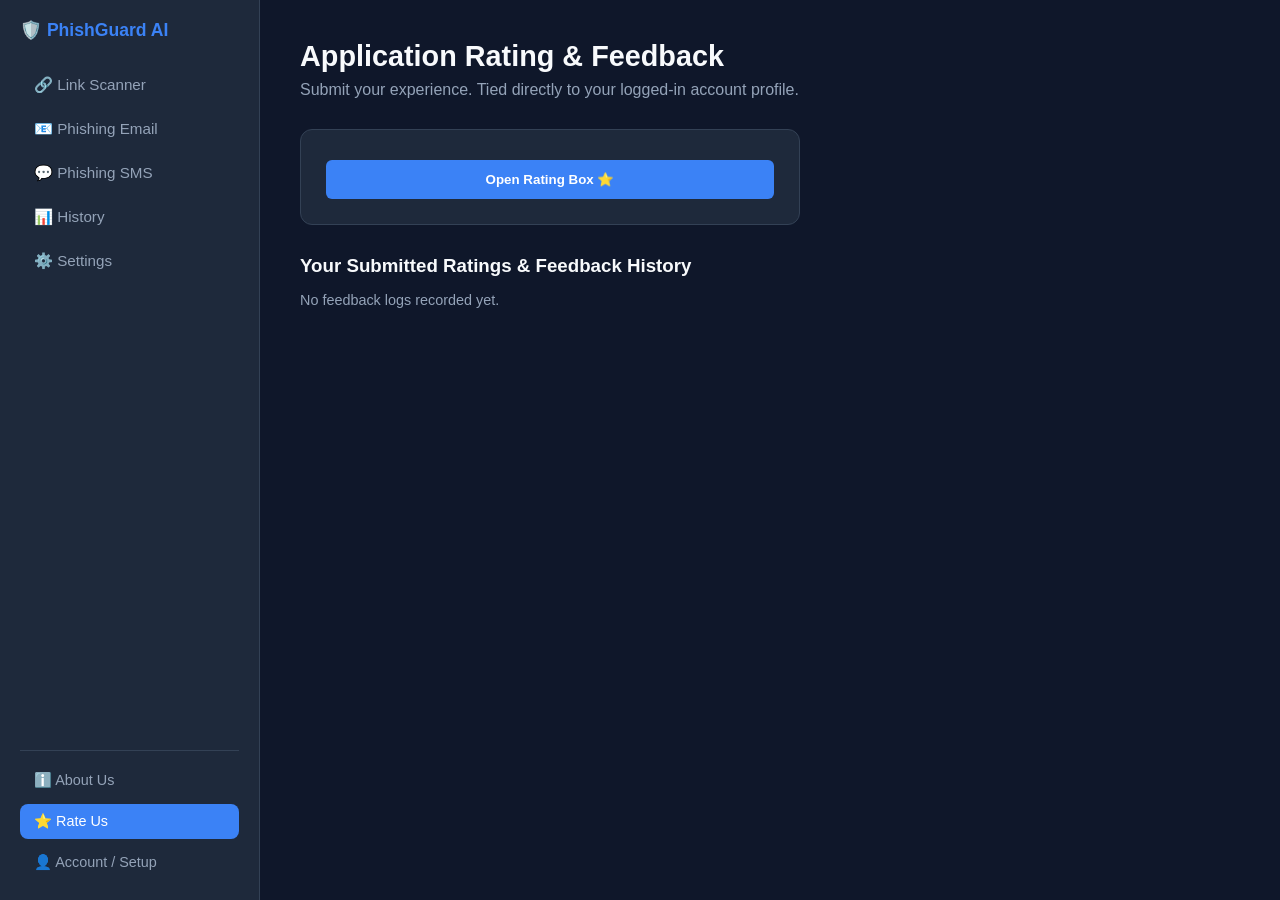
<file: Client_Pages/rating.html>
<!DOCTYPE html>
<html lang="en">
<head>
    <meta charset="UTF-8">
    <meta name="viewport" content="width=device-width, initial-scale=1.0">
    <title>AI Phishing Link Detector - Rate Us</title>
    <link rel="stylesheet" href="style.css">
    <script>
        if (localStorage.getItem('theme') === 'light') {
            document.documentElement.setAttribute('data-theme', 'light');
        }
    </script>
</head>
<body>

    <aside class="sidebar">
        <div class="logo-area">
            <h2>🛡️ PhishGuard AI</h2>
            <ul class="nav-links">
                <li><a href="index.html">🔗 Link Scanner</a></li>
                <li><a href="email.html">📧 Phishing Email</a></li>
                <li><a href="sms.html">💬 Phishing SMS</a></li>
                <li><a href="history.html">📊 History</a></li>
                <li><a href="settings.html">⚙️ Settings</a></li>
            </ul>
        </div>
        <ul class="sidebar-bottom">
            <li><a href="About Us.html">ℹ️ About Us</a></li>
            <li class="active"><a href="rating.html">⭐ Rate Us</a></li>
            <li><a href="account.html">👤 Account / Setup</a></li>
        </ul>
    </aside>

    <main class="main-content">
        <div class="header">
            <h1>Application Rating & Feedback</h1>
            <p>Submit your experience. Tied directly to your logged-in account profile.</p>
        </div>

        <div class="form-card">
            <button class="form-btn" onclick="openModal()">Open Rating Box ⭐</button>
        </div>

        <div class="history-section" style="max-width: 600px;">
            <h3 style="margin-bottom: 15px;">Your Submitted Ratings & Feedback History</h3>
            <div class="history-list" id="feedbackHistoryContainer"></div>
        </div>
    </main>

    <div class="modal-overlay" id="ratingModal">
        <div class="modal-content">
            <span class="close-modal" onclick="closeModal()">&times;</span>
            <h3 style="margin-bottom: 15px;">Rate PhishGuard AI</h3>
            <form onsubmit="submitFeedback(event)">
                <div class="form-group">
                    <label>Rating Score</label>
                    <div class="star-rating-box" id="starBox">
                        <span class="star active" onclick="selectStars(1)">★</span>
                        <span class="star active" onclick="selectStars(2)">★</span>
                        <span class="star active" onclick="selectStars(3)">★</span>
                        <span class="star active" onclick="selectStars(4)">★</span>
                        <span class="star active" onclick="selectStars(5)">★</span>
                    </div>
                </div>
                <div class="form-group">
                    <label for="feedbackText">Feedback Comments</label>
                    <textarea id="feedbackText" rows="3" placeholder="How is the application performing?" required style="width: 100%; padding: 10px; background: var(--bg-color); border: 1px solid var(--border-color); color: var(--text-color); border-radius: 6px; outline: none;"></textarea>
                </div>
                <button type="submit" class="form-btn" style="width: 100%;">Post Feedback</button>
            </form>
        </div>
    </div>

    <script>
        let selectedStarCount = 5;

        function openModal() { document.getElementById('ratingModal').style.display = 'flex'; }
        function closeModal() { document.getElementById('ratingModal').style.display = 'none'; }

        function selectStars(count) {
            selectedStarCount = count;
            document.querySelectorAll('.star').forEach((star, index) => {
                if (index < count) star.classList.add('active');
                else star.classList.remove('active');
            });
        }

        function submitFeedback(e) {
            e.preventDefault();
            const text = document.getElementById('feedbackText').value;
            const username = localStorage.getItem('accountName') || 'Guest User';
            const now = new Date();
            
            const feedbackItem = {
                user: username,
                stars: selectedStarCount,
                comment: text,
                dateStr: now.toLocaleDateString('en-GB', { day: '2-digit', month: 'short', year: 'numeric' }),
                timeStr: now.toLocaleTimeString('en-US', { hour: '2-digit', minute: '2-digit' })
            };

            let feedbackList = JSON.parse(localStorage.getItem('userFeedbacks')) || [];
            feedbackList.unshift(feedbackItem);
            localStorage.setItem('userFeedbacks', JSON.stringify(feedbackList));

            document.getElementById('feedbackText').value = '';
            closeModal();
            loadFeedbacks();
            alert("Feedback posted successfully!");
        }

        function loadFeedbacks() {
            const container = document.getElementById('feedbackHistoryContainer');
            let feedbackList = JSON.parse(localStorage.getItem('userFeedbacks')) || [];

            if (feedbackList.length === 0) {
                container.innerHTML = `<p style="color: var(--text-muted); font-size: 0.9rem;">No feedback logs recorded yet.</p>`;
                return;
            }

            container.innerHTML = '';
            feedbackList.forEach(item => {
                let starsHTML = '★'.repeat(item.stars) + '☆'.repeat(5 - item.stars);
                const div = document.createElement('div');
                div.className = 'history-item safe';
                div.style.cursor = 'default';
                div.innerHTML = `
                    <div>
                        <span style="font-size: 0.8rem; color: #f59e0b; font-weight: bold; display: block; margin-bottom: 2px;">${starsHTML} (${item.user})</span>
                        <span class="link-text" style="font-size: 0.95rem;">"${item.comment}"</span>
                    </div>
                    <div class="timestamp">${item.dateStr} • ${item.timeStr}</div>
                `;
                container.appendChild(div);
            });
        }

        window.onload = loadFeedbacks;
    </script>
</body>
</html>
</file>
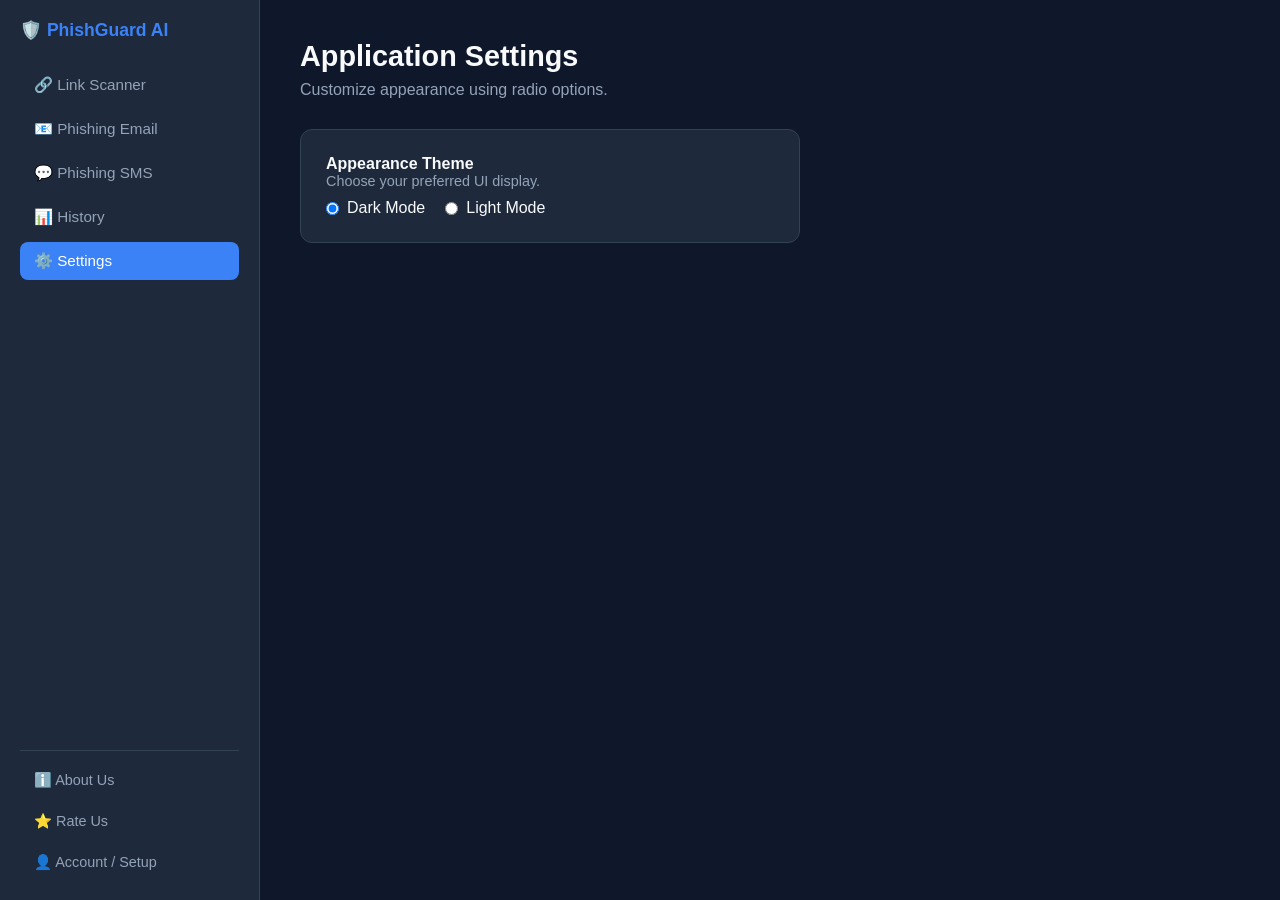
<file: Client_Pages/settings.html>
<!DOCTYPE html>
<html lang="en">
<head>
    <meta charset="UTF-8">
    <meta name="viewport" content="width=device-width, initial-scale=1.0">
    <title>AI Phishing Link Detector - Settings</title>
    <link rel="stylesheet" href="style.css">
    <script>
        if (localStorage.getItem('theme') === 'light') {
            document.documentElement.setAttribute('data-theme', 'light');
        }
    </script>
</head>
<body>

    <aside class="sidebar">
        <div class="logo-area">
            <h2>🛡️ PhishGuard AI</h2>
            <ul class="nav-links">
                <li><a href="index.html">🔗 Link Scanner</a></li>
                <li><a href="email.html">📧 Phishing Email</a></li>
                <li><a href="sms.html">💬 Phishing SMS</a></li>
                <li><a href="history.html">📊 History</a></li>
                <li class="active"><a href="settings.html">⚙️ Settings</a></li>
            </ul>
        </div>
        <ul class="sidebar-bottom">
            <li><a href="About Us.html">ℹ️ About Us</a></li>
            <li><a href="rating.html">⭐ Rate Us</a></li>
            <li><a href="account.html">👤 Account / Setup</a></li>
        </ul>
    </aside>

    <main class="main-content">
        <div class="header">
            <h1>Application Settings</h1>
            <p>Customize appearance using radio options.</p>
        </div>

        <div class="form-card">
            <div class="setting-option" style="flex-direction: column; align-items: flex-start; gap: 12px;">
                <div>
                    <h4>Appearance Theme</h4>
                    <p style="color: var(--text-muted); font-size: 0.9rem;">Choose your preferred UI display.</p>
                </div>
                <div class="radio-group">
                    <label class="radio-label">
                        <input type="radio" name="themeRadio" value="dark" id="radioDark" onclick="setTheme('dark')"> Dark Mode
                    </label>
                    <label class="radio-label">
                        <input type="radio" name="themeRadio" value="light" id="radioLight" onclick="setTheme('light')"> Light Mode
                    </label>
                </div>
            </div>
        </div>
    </main>

    <script>
        window.onload = function() {
            const currentTheme = localStorage.getItem('theme') || 'dark';
            if (currentTheme === 'light') document.getElementById('radioLight').checked = true;
            else document.getElementById('radioDark').checked = true;
        }

        function setTheme(mode) {
            const html = document.documentElement;
            if (mode === 'light') {
                html.setAttribute('data-theme', 'light');
                localStorage.setItem('theme', 'light');
            } else {
                html.removeAttribute('data-theme');
                localStorage.setItem('theme', 'dark');
            }
        }
    </script>
</body>
</html>
</file>
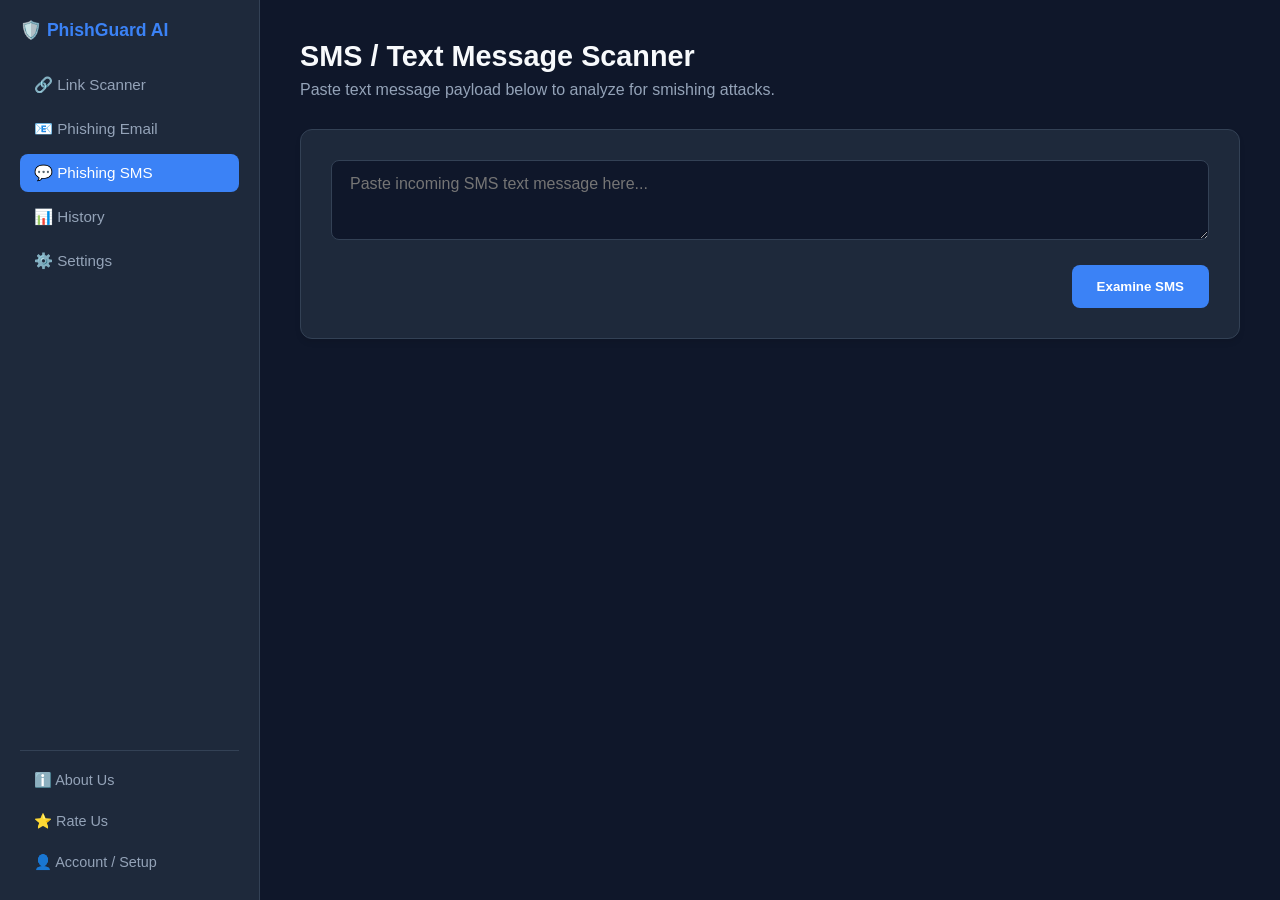
<file: Client_Pages/sms.html>
<!DOCTYPE html>
<html lang="en">
<head>
    <meta charset="UTF-8">
    <meta name="viewport" content="width=device-width, initial-scale=1.0">
    <title>AI Phishing SMS Detector</title>
    <link rel="stylesheet" href="style.css">
    <script>
        if (localStorage.getItem('theme') === 'light') {
            document.documentElement.setAttribute('data-theme', 'light');
        }
    </script>
</head>
<body>

    <aside class="sidebar">
        <div class="logo-area">
            <h2>🛡️ PhishGuard AI</h2>
            <ul class="nav-links">
                <li><a href="index.html">🔗 Link Scanner</a></li>
                <li><a href="email.html">📧 Phishing Email</a></li>
                <li class="active"><a href="sms.html">💬 Phishing SMS</a></li>
                <li><a href="history.html">📊 History</a></li>
                <li><a href="settings.html">⚙️ Settings</a></li>
            </ul>
        </div>
        <ul class="sidebar-bottom">
            <li><a href="About Us.html">ℹ️ About Us</a></li>
            <li><a href="rating.html">⭐ Rate Us</a></li>
            <li><a href="account.html">👤 Account / Setup</a></li>
        </ul>
    </aside>

    <main class="main-content">
        <div class="header">
            <h1>SMS / Text Message Scanner</h1>
            <p>Paste text message payload below to analyze for smishing attacks.</p>
        </div>

        <div class="scanner-container">
            <div class="input-group" style="flex-direction: column;">
                <textarea id="smsInput" placeholder="Paste incoming SMS text message here..."></textarea>
                <button onclick="scanSms()" style="align-self: flex-end; margin-top: 10px;">Examine SMS</button>
            </div>

            <div id="resultBox" class="result-box">
                <h4 id="resultTitle" style="margin-bottom: 5px;">Analysis Result</h4>
                <p id="resultDesc">Details will appear here...</p>
            </div>
        </div>
    </main>

    <script>
        function executeSmsScan(smsContent) {
            document.getElementById('smsInput').value = smsContent;
            const resultBox = document.getElementById('resultBox');
            const resultTitle = document.getElementById('resultTitle');
            const resultDesc = document.getElementById('resultDesc');

            resultBox.style.display = 'block';
            let isDanger = smsContent.toLowerCase().includes("otp") || smsContent.toLowerCase().includes("reward") || smsContent.toLowerCase().includes("courier") || smsContent.toLowerCase().includes("blocked");
            
            if(isDanger) {
                resultBox.className = "result-box danger";
                resultTitle.innerText = "⚠️ High Risk: Smishing (SMS Phishing) Detected!";
                resultDesc.innerText = "Text contains classic smishing lures prompting unauthorized credential leaks or OTP theft.";
            } else {
                resultBox.className = "result-box safe";
                resultTitle.innerText = "✅ Safe Message Verified";
                resultDesc.innerText = "No deceptive carrier alerts, malicious gateway tracking, or fraudulent text vectors found.";
            }

            const now = new Date();
            const historyItem = {
                type: 'sms',
                content: smsContent,
                status: isDanger ? 'danger' : 'safe',
                statusText: isDanger ? 'SMISHING ALERT' : 'SAFE SMS',
                dateStr: now.toLocaleDateString('en-GB', { day: '2-digit', month: 'short', year: 'numeric' }),
                timeStr: now.toLocaleTimeString('en-US', { hour: '2-digit', minute: '2-digit' })
            };

            let history = JSON.parse(localStorage.getItem('scanHistory')) || [];
            history.unshift(historyItem);
            localStorage.setItem('scanHistory', JSON.stringify(history));
        }

        function scanSms() {
            const input = document.getElementById('smsInput').value.trim();
            if(!input) {
                alert("Please enter SMS content first!");
                return;
            }
            executeSmsScan(input);
        }

        window.onload = function() {
            const urlParams = new URLSearchParams(window.location.search);
            const scanTarget = urlParams.get('scan');
            if (scanTarget) executeSmsScan(scanTarget);
        }
    </script>
</body>
</html>
</file>
<file: Client_Pages/style.css>
:root {
    --bg-color: #0f172a;
    --sidebar-bg: #1e293b;
    --card-bg: #1e293b;
    --text-color: #f8fafc;
    --text-muted: #94a3b8;
    --accent-color: #3b82f6;
    --safe-color: #22c55e;
    --danger-color: #ef4444;
    --border-color: #334155;
}

[data-theme="light"] {
    --bg-color: #f1f5f9;
    --sidebar-bg: #ffffff;
    --card-bg: #ffffff;
    --text-color: #0f172a;
    --text-muted: #64748b;
    --accent-color: #2563eb;
    --safe-color: #16a34a;
    --danger-color: #dc2626;
    --border-color: #cbd5e1;
}

* {
    margin: 0;
    padding: 0;
    box-sizing: border-box;
    font-family: 'Segoe UI', Tahoma, Geneva, Verdana, sans-serif;
}

body {
    background-color: var(--bg-color);
    color: var(--text-color);
    display: flex;
    height: 100vh;
    overflow: hidden;
    transition: background 0.3s, color 0.3s;
}

/* Sidebar Layout */
.sidebar {
    width: 260px;
    background-color: var(--sidebar-bg);
    border-right: 1px solid var(--border-color);
    display: flex;
    flex-direction: column;
    justify-content: space-between;
    padding: 20px;
}

.logo-area h2 {
    font-size: 1.1rem;
    color: var(--accent-color);
    margin-bottom: 25px;
    display: flex;
    align-items: center;
    gap: 10px;
}

.nav-links {
    list-style: none;
    display: flex;
    flex-direction: column;
    gap: 6px;
    overflow-y: auto;
    max-height: calc(100vh - 200px);
}

.nav-links li a {
    display: flex;
    align-items: center;
    gap: 12px;
    padding: 10px 14px;
    color: var(--text-muted);
    text-decoration: none;
    border-radius: 8px;
    font-weight: 500;
    font-size: 0.95rem;
    transition: all 0.2s ease;
}

.nav-links li.active a, .nav-links li a:hover {
    background-color: var(--accent-color);
    color: #ffffff;
}

.sidebar-bottom {
    display: flex;
    flex-direction: column;
    gap: 6px;
    border-top: 1px solid var(--border-color);
    padding-top: 12px;
}

.sidebar-bottom a {
    display: flex;
    align-items: center;
    gap: 12px;
    padding: 9px 14px;
    color: var(--text-muted);
    text-decoration: none;
    border-radius: 8px;
    font-weight: 500;
    font-size: 0.9rem;
    transition: all 0.2s ease;
}

.sidebar-bottom li {
    list-style: none;
}

.sidebar-bottom li.active a, .sidebar-bottom a:hover {
    background-color: var(--accent-color);
    color: #ffffff;
}

/* Main Content Area */
.main-content {
    flex: 1;
    display: flex;
    flex-direction: column;
    overflow-y: auto;
    padding: 40px;
}

.header h1 {
    font-size: 1.8rem;
    margin-bottom: 8px;
}

.header p {
    color: var(--text-muted);
    margin-bottom: 30px;
}

/* Filter Bar for History */
.filter-bar {
    display: flex;
    gap: 10px;
    margin-bottom: 20px;
}

.filter-btn {
    padding: 8px 16px;
    background: var(--card-bg);
    color: var(--text-muted);
    border: 1px solid var(--border-color);
    border-radius: 6px;
    cursor: pointer;
    font-weight: 600;
    font-size: 0.9rem;
    transition: all 0.2s;
}

.filter-btn.active, .filter-btn:hover {
    background-color: var(--accent-color);
    color: white;
    border-color: var(--accent-color);
}

/* Scanner Boxes */
.scanner-container {
    background-color: var(--card-bg);
    border: 1px solid var(--border-color);
    padding: 30px;
    border-radius: 12px;
    box-shadow: 0 4px 6px -1px rgba(0, 0, 0, 0.1);
    margin-bottom: 30px;
}

.input-group {
    display: flex;
    gap: 15px;
}

.input-group input, .input-group textarea {
    flex: 1;
    padding: 14px 18px;
    background: var(--bg-color);
    border: 1px solid var(--border-color);
    border-radius: 8px;
    color: var(--text-color);
    font-size: 1rem;
    outline: none;
}

.input-group textarea {
    resize: vertical;
    min-height: 80px;
}

.input-group input:focus, .input-group textarea:focus {
    border-color: var(--accent-color);
}

.input-group button {
    padding: 0 25px;
    background-color: var(--accent-color);
    color: white;
    border: none;
    border-radius: 8px;
    font-weight: 600;
    cursor: pointer;
    transition: opacity 0.2s;
    height: fit-content;
    align-self: flex-end;
    padding-top: 14px;
    padding-bottom: 14px;
}

.input-group button:hover {
    opacity: 0.9;
}

/* Result Box */
.result-box {
    margin-top: 20px;
    padding: 20px;
    border-radius: 8px;
    background: var(--bg-color);
    border: 1px solid var(--border-color);
    display: none;
}

.result-box.safe {
    border-left: 5px solid var(--safe-color);
}

.result-box.danger {
    border-left: 5px solid var(--danger-color);
}

/* History Section */
.history-section-header {
    display: flex;
    justify-content: space-between;
    align-items: center;
    margin-bottom: 15px;
}

.history-section-header h3 {
    font-size: 1.2rem;
}

.see-more-btn {
    color: var(--accent-color);
    text-decoration: none;
    font-weight: 600;
    font-size: 0.9rem;
}

.see-more-btn:hover {
    text-decoration: underline;
}

.history-list {
    display: flex;
    flex-direction: column;
    gap: 12px;
}

.history-item {
    background-color: var(--card-bg);
    border: 1px solid var(--border-color);
    padding: 15px 20px;
    border-radius: 8px;
    display: flex;
    justify-content: space-between;
    align-items: center;
    cursor: pointer;
    transition: transform 0.1s ease, border-color 0.2s;
}

.history-item:hover {
    border-color: var(--accent-color);
    transform: translateY(-1px);
}

.history-item.safe {
    border-left: 4px solid var(--safe-color);
}

.history-item.danger {
    border-left: 4px solid var(--danger-color);
}

.link-text {
    font-weight: 500;
    word-break: break-all;
}

.timestamp {
    font-size: 0.85rem;
    color: var(--text-muted);
    text-align: right;
    line-height: 1.3;
}

/* Forms & Cards */
.form-card {
    background-color: var(--card-bg);
    border: 1px solid var(--border-color);
    padding: 25px;
    border-radius: 12px;
    max-width: 500px;
    margin-bottom: 30px;
}

.form-group {
    margin-bottom: 15px;
}

.form-group label {
    display: block;
    margin-bottom: 6px;
    font-weight: 500;
    font-size: 0.9rem;
}

.form-group input {
    width: 100%;
    padding: 12px;
    background: var(--bg-color);
    border: 1px solid var(--border-color);
    border-radius: 6px;
    color: var(--text-color);
    outline: none;
}

.form-group input:focus {
    border-color: var(--accent-color);
}

.form-btn {
    width: 100%;
    padding: 12px;
    background: var(--accent-color);
    color: white;
    border: none;
    border-radius: 6px;
    cursor: pointer;
    font-weight: 600;
    margin-top: 5px;
}

.radio-group {
    display: flex;
    gap: 20px;
    margin-top: 10px;
}

.radio-label {
    display: flex;
    align-items: center;
    gap: 8px;
    cursor: pointer;
    font-weight: 500;
}

.social-btn {
    width: 100%;
    padding: 12px;
    background: var(--bg-color);
    color: var(--text-color);
    border: 1px solid var(--border-color);
    border-radius: 6px;
    cursor: pointer;
    font-weight: 600;
    margin-top: 10px;
    display: flex;
    align-items: center;
    justify-content: center;
    gap: 10px;
}

.social-btn:hover {
    border-color: var(--accent-color);
}

.divider {
    text-align: center;
    color: var(--text-muted);
    font-size: 0.85rem;
    margin: 15px 0;
}

/* Modal Popup */
.modal-overlay {
    position: fixed;
    top: 0; left: 0;
    width: 100%; height: 100%;
    background: rgba(0, 0, 0, 0.6);
    display: none;
    justify-content: center;
    align-items: center;
    z-index: 1000;
}

.modal-content {
    background: var(--card-bg);
    border: 1px solid var(--border-color);
    padding: 30px;
    border-radius: 12px;
    width: 400px;
    position: relative;
}

.close-modal {
    position: absolute;
    top: 15px; right: 20px;
    font-size: 1.2rem;
    cursor: pointer;
    color: var(--text-muted);
}

.star-rating-box {
    display: flex;
    gap: 8px;
    font-size: 1.6rem;
    cursor: pointer;
    margin-bottom: 15px;
}

.star {
    color: var(--text-muted);
}

.star.active {
    color: #f59e0b;
}
</file>
<file: Admin_Pages/style.css>
:root {
    --bg-color: #0f172a;
    --sidebar-bg: #1e293b;
    --card-bg: #1e293b;
    --text-color: #f8fafc;
    --text-muted: #94a3b8;
    --accent-color: #3b82f6;
    --safe-color: #22c55e;
    --danger-color: #ef4444;
    --border-color: #334155;
}

[data-theme="light"] {
    --bg-color: #f1f5f9;
    --sidebar-bg: #ffffff;
    --card-bg: #ffffff;
    --text-color: #0f172a;
    --text-muted: #64748b;
    --accent-color: #2563eb;
    --safe-color: #16a34a;
    --danger-color: #dc2626;
    --border-color: #cbd5e1;
}

* {
    margin: 0;
    padding: 0;
    box-sizing: border-box;
    font-family: 'Segoe UI', Tahoma, Geneva, Verdana, sans-serif;
}

body {
    background-color: var(--bg-color);
    color: var(--text-color);
    display: flex;
    height: 100vh;
    overflow: hidden;
    transition: background 0.3s, color 0.3s;
}

/* Sidebar Layout */
.sidebar {
    width: 260px;
    background-color: var(--sidebar-bg);
    border-right: 1px solid var(--border-color);
    display: flex;
    flex-direction: column;
    justify-content: space-between;
    padding: 20px;
}

.logo-area h2 {
    font-size: 1.1rem;
    color: var(--accent-color);
    margin-bottom: 25px;
    display: flex;
    align-items: center;
    gap: 10px;
}

.nav-links {
    list-style: none;
    display: flex;
    flex-direction: column;
    gap: 6px;
    overflow-y: auto;
    max-height: calc(100vh - 200px);
}

.nav-links li a {
    display: flex;
    align-items: center;
    gap: 12px;
    padding: 10px 14px;
    color: var(--text-muted);
    text-decoration: none;
    border-radius: 8px;
    font-weight: 500;
    font-size: 0.95rem;
    transition: all 0.2s ease;
}

.nav-links li.active a, .nav-links li a:hover {
    background-color: var(--accent-color);
    color: #ffffff;
}

.sidebar-bottom {
    display: flex;
    flex-direction: column;
    gap: 6px;
    border-top: 1px solid var(--border-color);
    padding-top: 12px;
}

.sidebar-bottom a {
    display: flex;
    align-items: center;
    gap: 12px;
    padding: 9px 14px;
    color: var(--text-muted);
    text-decoration: none;
    border-radius: 8px;
    font-weight: 500;
    font-size: 0.9rem;
    transition: all 0.2s ease;
}

.sidebar-bottom li {
    list-style: none;
}

.sidebar-bottom li.active a, .sidebar-bottom a:hover {
    background-color: var(--accent-color);
    color: #ffffff;
}

/* Main Content Area */
.main-content {
    flex: 1;
    display: flex;
    flex-direction: column;
    overflow-y: auto;
    padding: 40px;
}

.header h1 {
    font-size: 1.8rem;
    margin-bottom: 8px;
}

.header p {
    color: var(--text-muted);
    margin-bottom: 30px;
}

/* Filter Bar for History */
.filter-bar {
    display: flex;
    gap: 10px;
    margin-bottom: 20px;
}

.filter-btn {
    padding: 8px 16px;
    background: var(--card-bg);
    color: var(--text-muted);
    border: 1px solid var(--border-color);
    border-radius: 6px;
    cursor: pointer;
    font-weight: 600;
    font-size: 0.9rem;
    transition: all 0.2s;
}

.filter-btn.active, .filter-btn:hover {
    background-color: var(--accent-color);
    color: white;
    border-color: var(--accent-color);
}

/* Scanner Boxes */
.scanner-container {
    background-color: var(--card-bg);
    border: 1px solid var(--border-color);
    padding: 30px;
    border-radius: 12px;
    box-shadow: 0 4px 6px -1px rgba(0, 0, 0, 0.1);
    margin-bottom: 30px;
}

.input-group {
    display: flex;
    gap: 15px;
}

.input-group input, .input-group textarea {
    flex: 1;
    padding: 14px 18px;
    background: var(--bg-color);
    border: 1px solid var(--border-color);
    border-radius: 8px;
    color: var(--text-color);
    font-size: 1rem;
    outline: none;
}

.input-group textarea {
    resize: vertical;
    min-height: 80px;
}

.input-group input:focus, .input-group textarea:focus {
    border-color: var(--accent-color);
}

.input-group button {
    padding: 0 25px;
    background-color: var(--accent-color);
    color: white;
    border: none;
    border-radius: 8px;
    font-weight: 600;
    cursor: pointer;
    transition: opacity 0.2s;
    height: fit-content;
    align-self: flex-end;
    padding-top: 14px;
    padding-bottom: 14px;
}

.input-group button:hover {
    opacity: 0.9;
}

/* Result Box */
.result-box {
    margin-top: 20px;
    padding: 20px;
    border-radius: 8px;
    background: var(--bg-color);
    border: 1px solid var(--border-color);
    display: none;
}

.result-box.safe {
    border-left: 5px solid var(--safe-color);
}

.result-box.danger {
    border-left: 5px solid var(--danger-color);
}

/* History Section */
.history-section-header {
    display: flex;
    justify-content: space-between;
    align-items: center;
    margin-bottom: 15px;
}

.history-section-header h3 {
    font-size: 1.2rem;
}

.see-more-btn {
    color: var(--accent-color);
    text-decoration: none;
    font-weight: 600;
    font-size: 0.9rem;
}

.see-more-btn:hover {
    text-decoration: underline;
}

.history-list {
    display: flex;
    flex-direction: column;
    gap: 12px;
}

.history-item {
    background-color: var(--card-bg);
    border: 1px solid var(--border-color);
    padding: 15px 20px;
    border-radius: 8px;
    display: flex;
    justify-content: space-between;
    align-items: center;
    cursor: pointer;
    transition: transform 0.1s ease, border-color 0.2s;
}

.history-item:hover {
    border-color: var(--accent-color);
    transform: translateY(-1px);
}

.history-item.safe {
    border-left: 4px solid var(--safe-color);
}

.history-item.danger {
    border-left: 4px solid var(--danger-color);
}

.link-text {
    font-weight: 500;
    word-break: break-all;
}

.timestamp {
    font-size: 0.85rem;
    color: var(--text-muted);
    text-align: right;
    line-height: 1.3;
}

/* Forms & Cards */
.form-card {
    background-color: var(--card-bg);
    border: 1px solid var(--border-color);
    padding: 25px;
    border-radius: 12px;
    max-width: 500px;
    margin-bottom: 30px;
}

.form-group {
    margin-bottom: 15px;
}

.form-group label {
    display: block;
    margin-bottom: 6px;
    font-weight: 500;
    font-size: 0.9rem;
}

.form-group input {
    width: 100%;
    padding: 12px;
    background: var(--bg-color);
    border: 1px solid var(--border-color);
    border-radius: 6px;
    color: var(--text-color);
    outline: none;
}

.form-group input:focus {
    border-color: var(--accent-color);
}

.form-btn {
    width: 100%;
    padding: 12px;
    background: var(--accent-color);
    color: white;
    border: none;
    border-radius: 6px;
    cursor: pointer;
    font-weight: 600;
    margin-top: 5px;
}

.radio-group {
    display: flex;
    gap: 20px;
    margin-top: 10px;
}

.radio-label {
    display: flex;
    align-items: center;
    gap: 8px;
    cursor: pointer;
    font-weight: 500;
}

.social-btn {
    width: 100%;
    padding: 12px;
    background: var(--bg-color);
    color: var(--text-color);
    border: 1px solid var(--border-color);
    border-radius: 6px;
    cursor: pointer;
    font-weight: 600;
    margin-top: 10px;
    display: flex;
    align-items: center;
    justify-content: center;
    gap: 10px;
}

.social-btn:hover {
    border-color: var(--accent-color);
}

.divider {
    text-align: center;
    color: var(--text-muted);
    font-size: 0.85rem;
    margin: 15px 0;
}

/* Modal Popup */
.modal-overlay {
    position: fixed;
    top: 0; left: 0;
    width: 100%; height: 100%;
    background: rgba(0, 0, 0, 0.6);
    display: none;
    justify-content: center;
    align-items: center;
    z-index: 1000;
}

.modal-content {
    background: var(--card-bg);
    border: 1px solid var(--border-color);
    padding: 30px;
    border-radius: 12px;
    width: 400px;
    position: relative;
}

.close-modal {
    position: absolute;
    top: 15px; right: 20px;
    font-size: 1.2rem;
    cursor: pointer;
    color: var(--text-muted);
}

.star-rating-box {
    display: flex;
    gap: 8px;
    font-size: 1.6rem;
    cursor: pointer;
    margin-bottom: 15px;
}

.star {
    color: var(--text-muted);
}

.star.active {
    color: #f59e0b;
}
</file>
